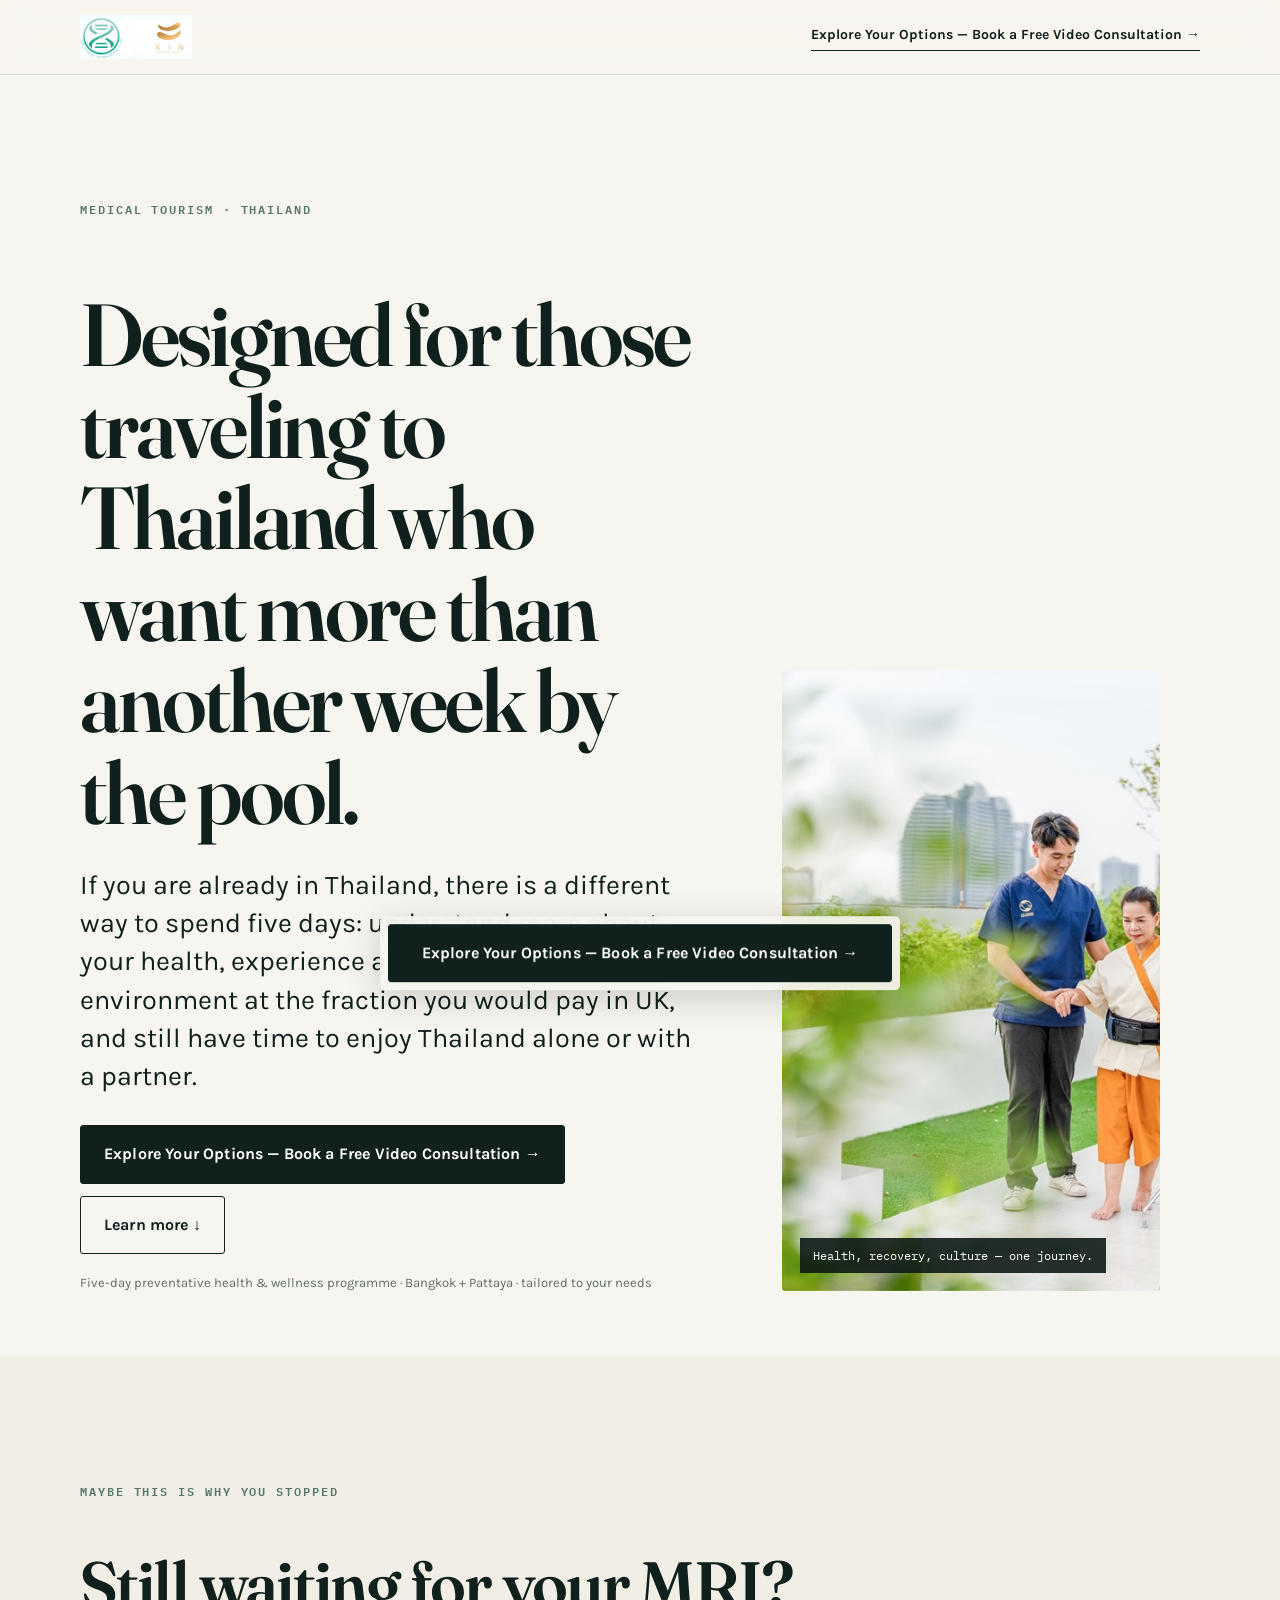
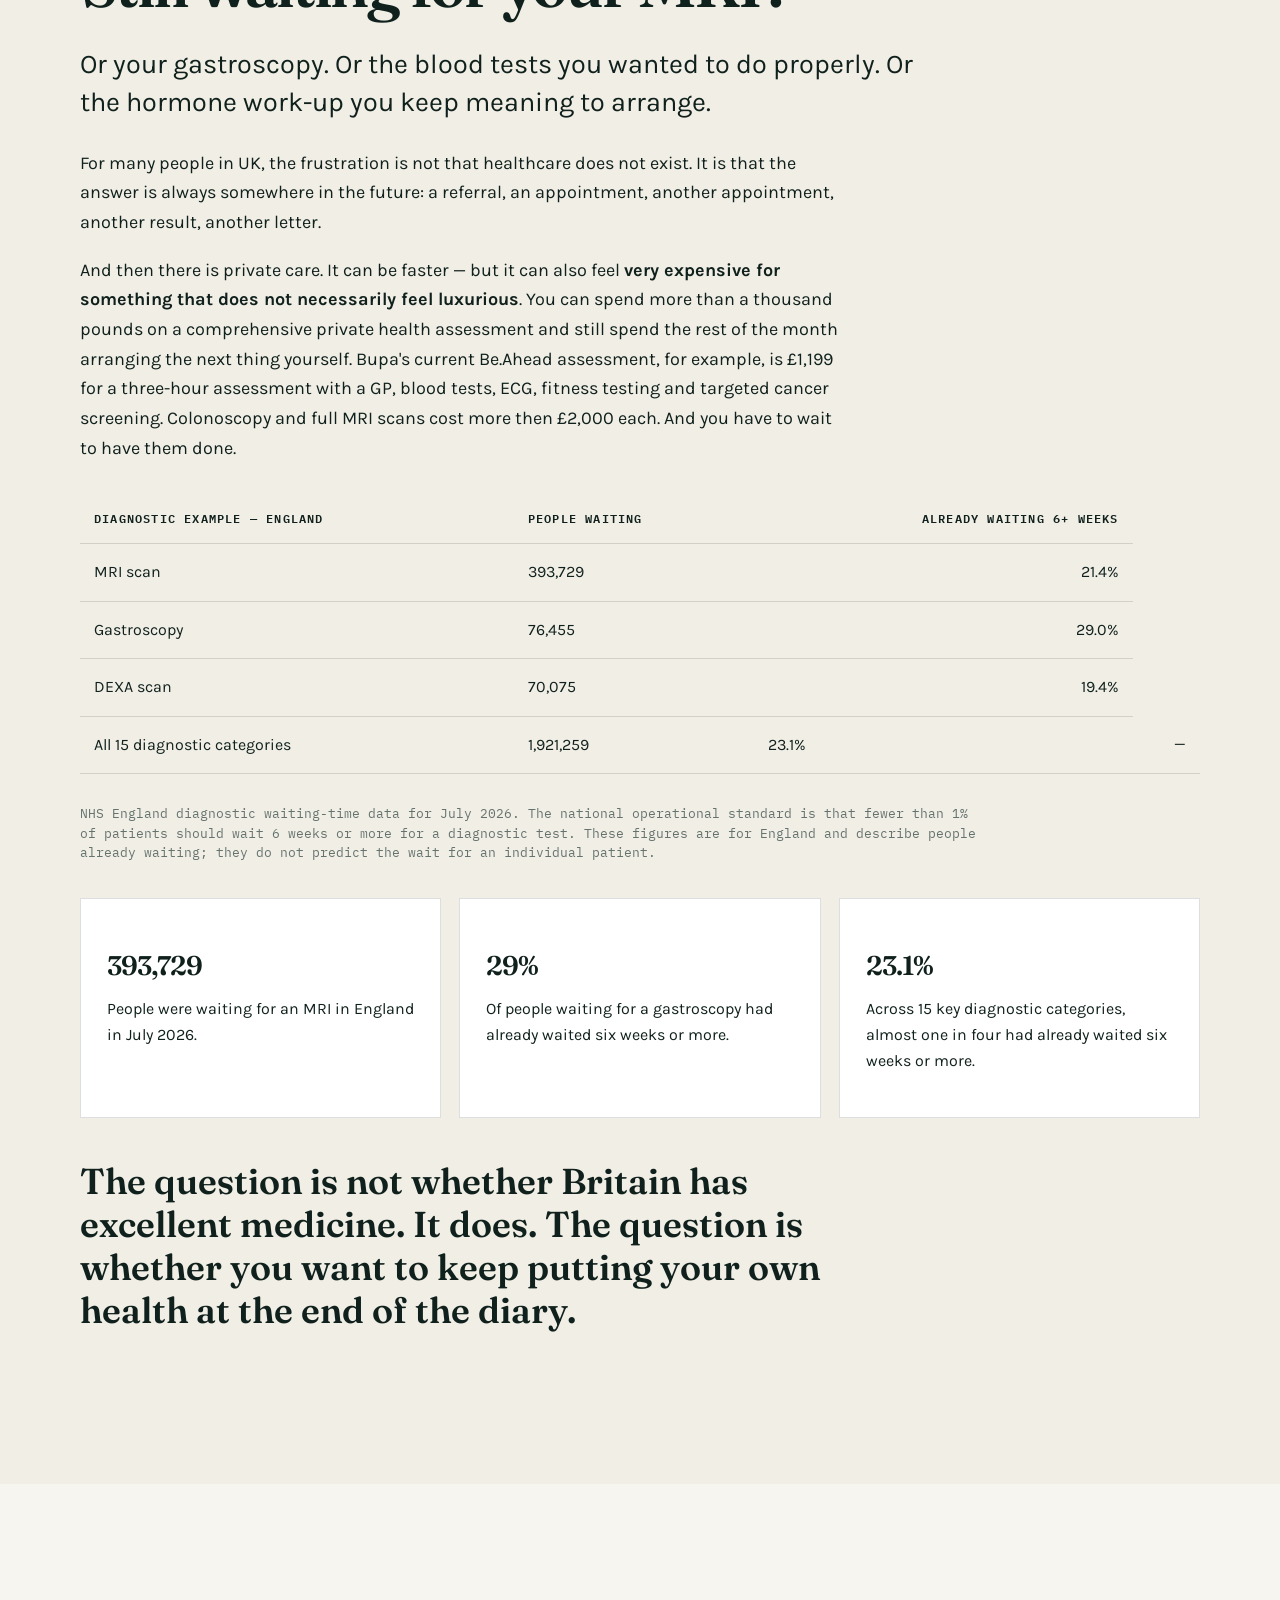
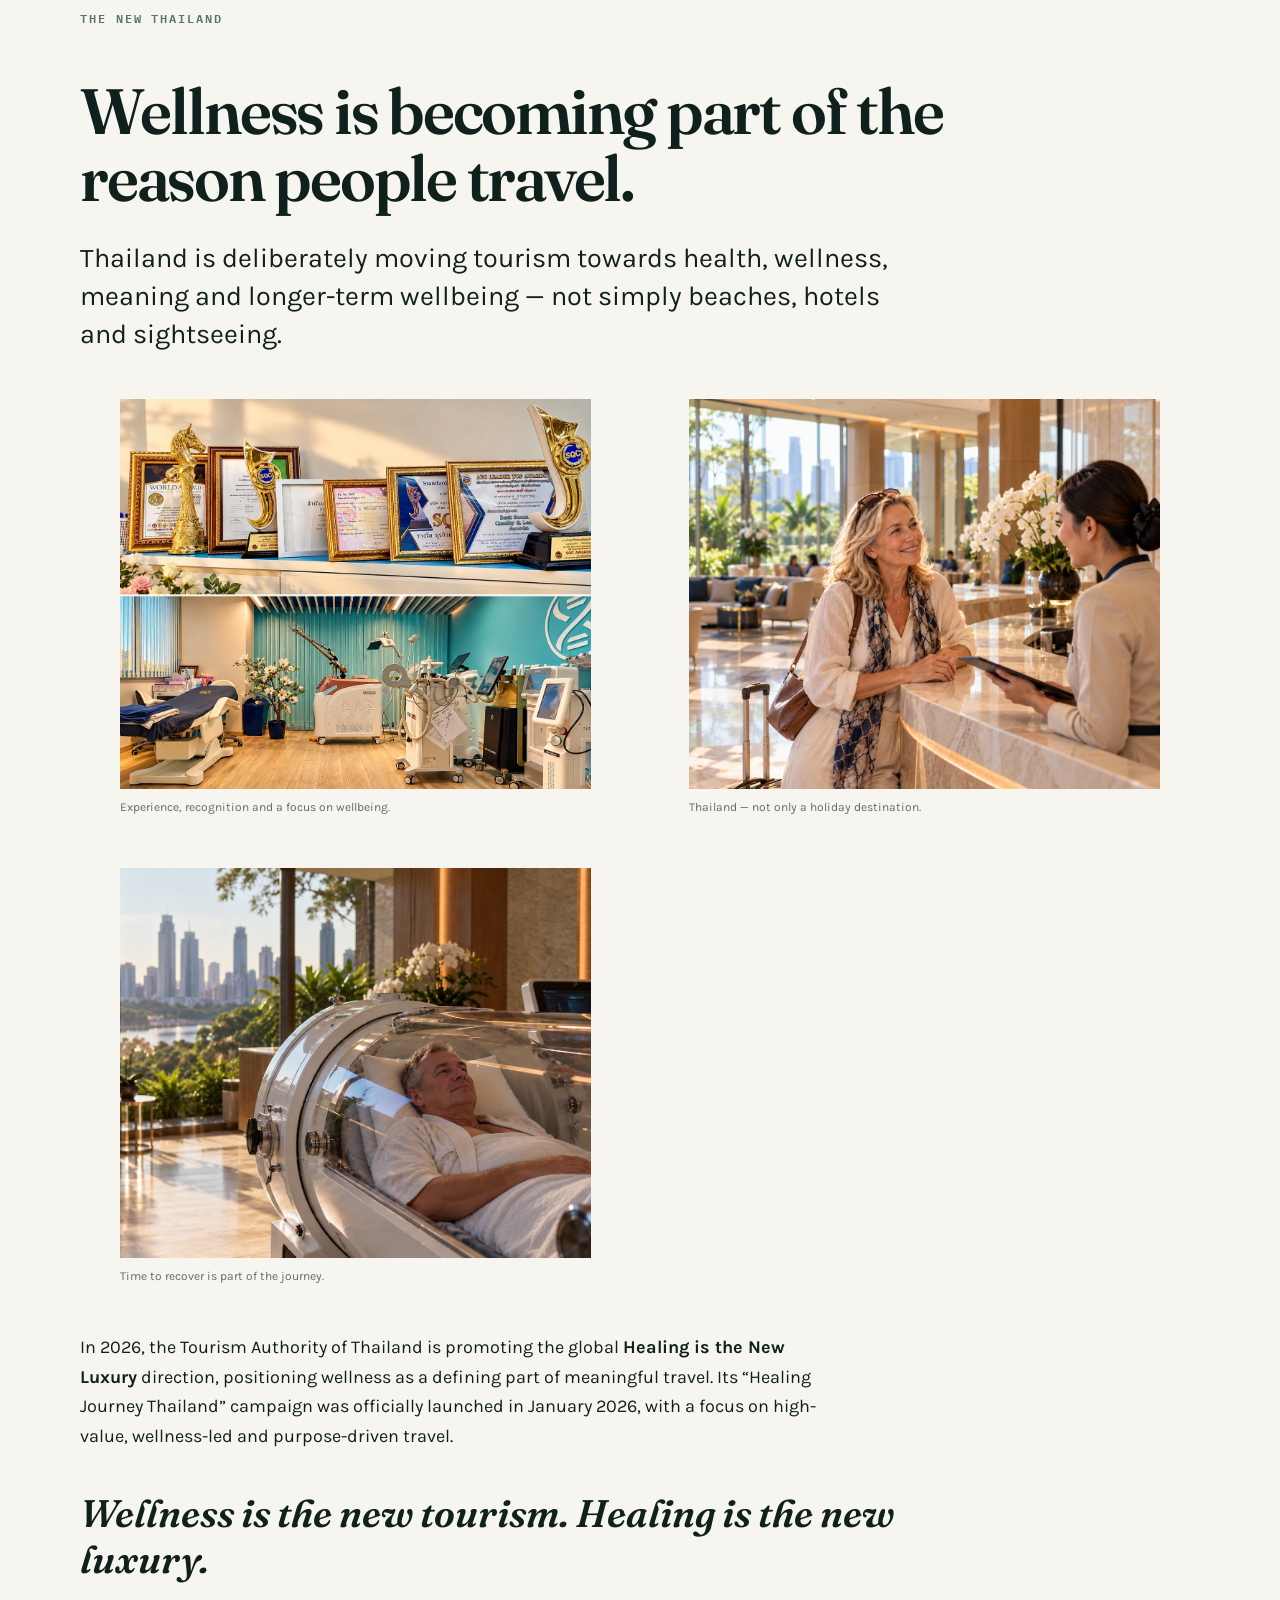
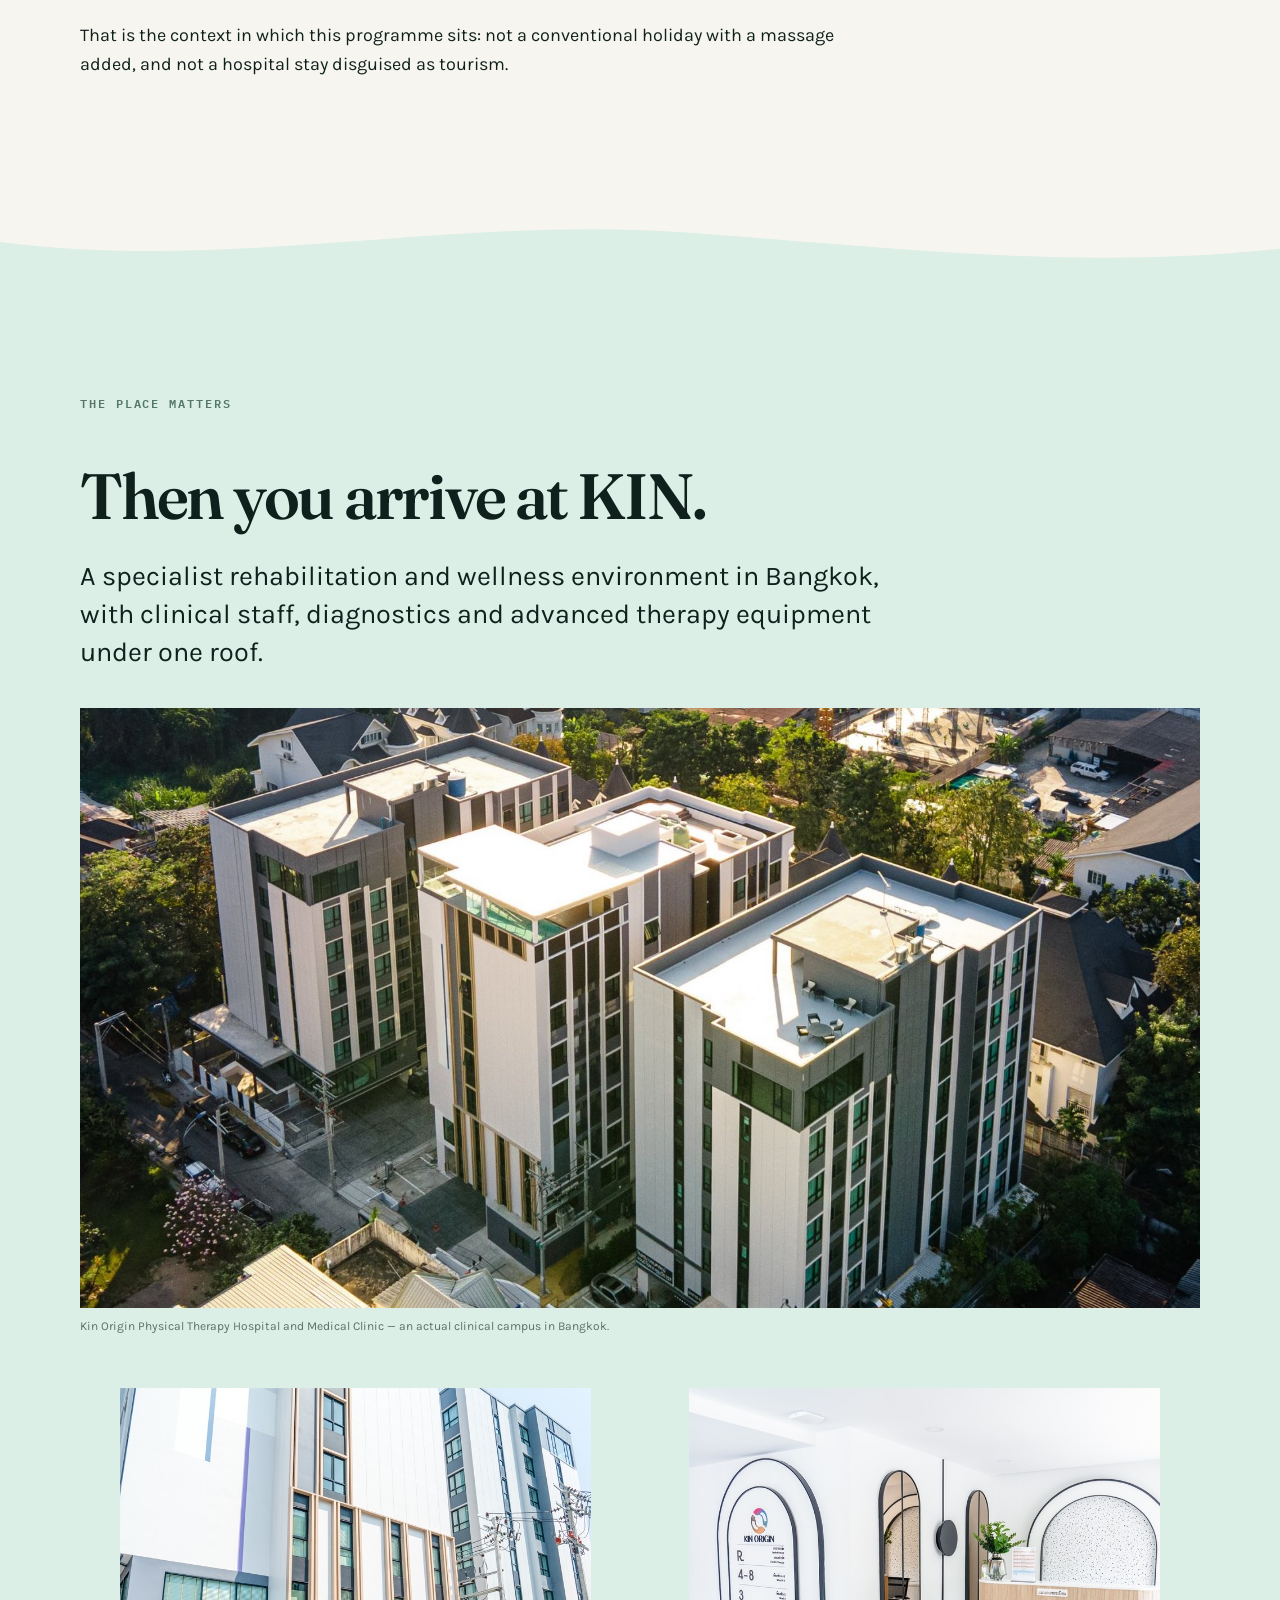
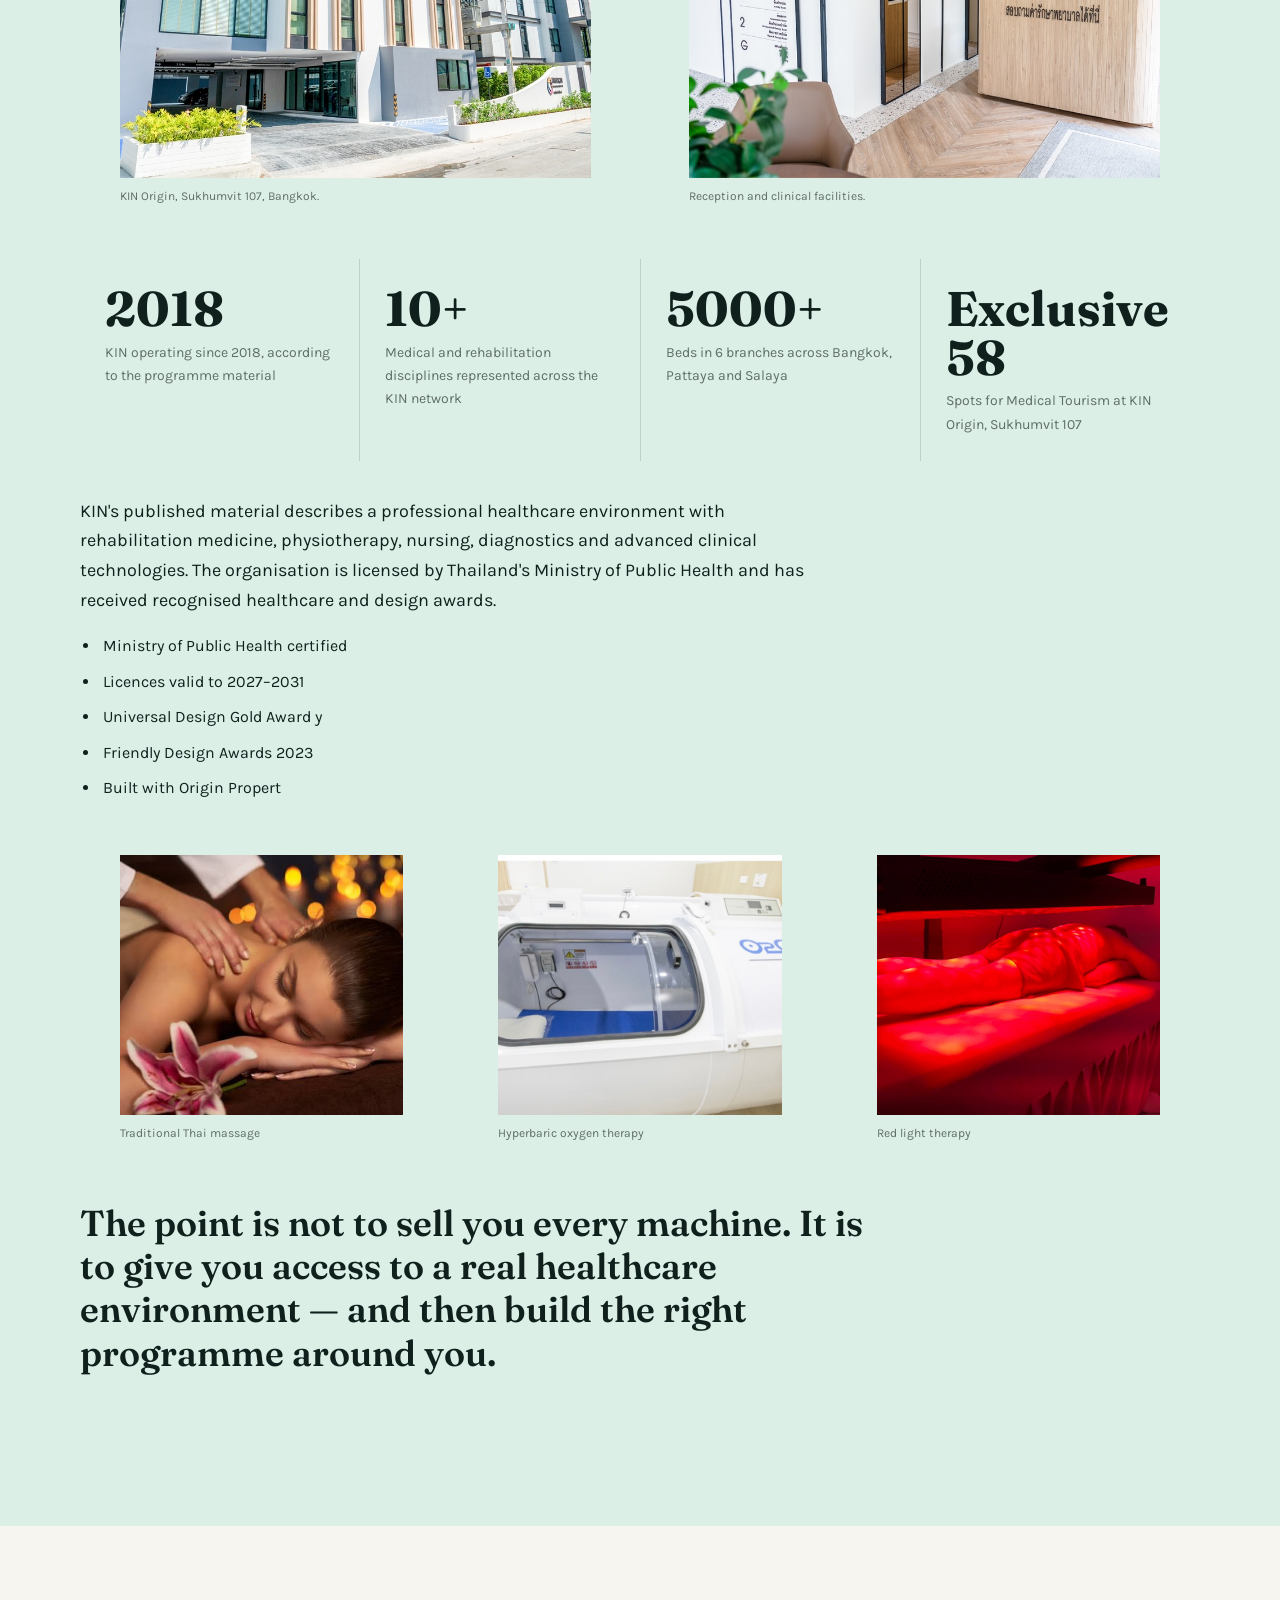
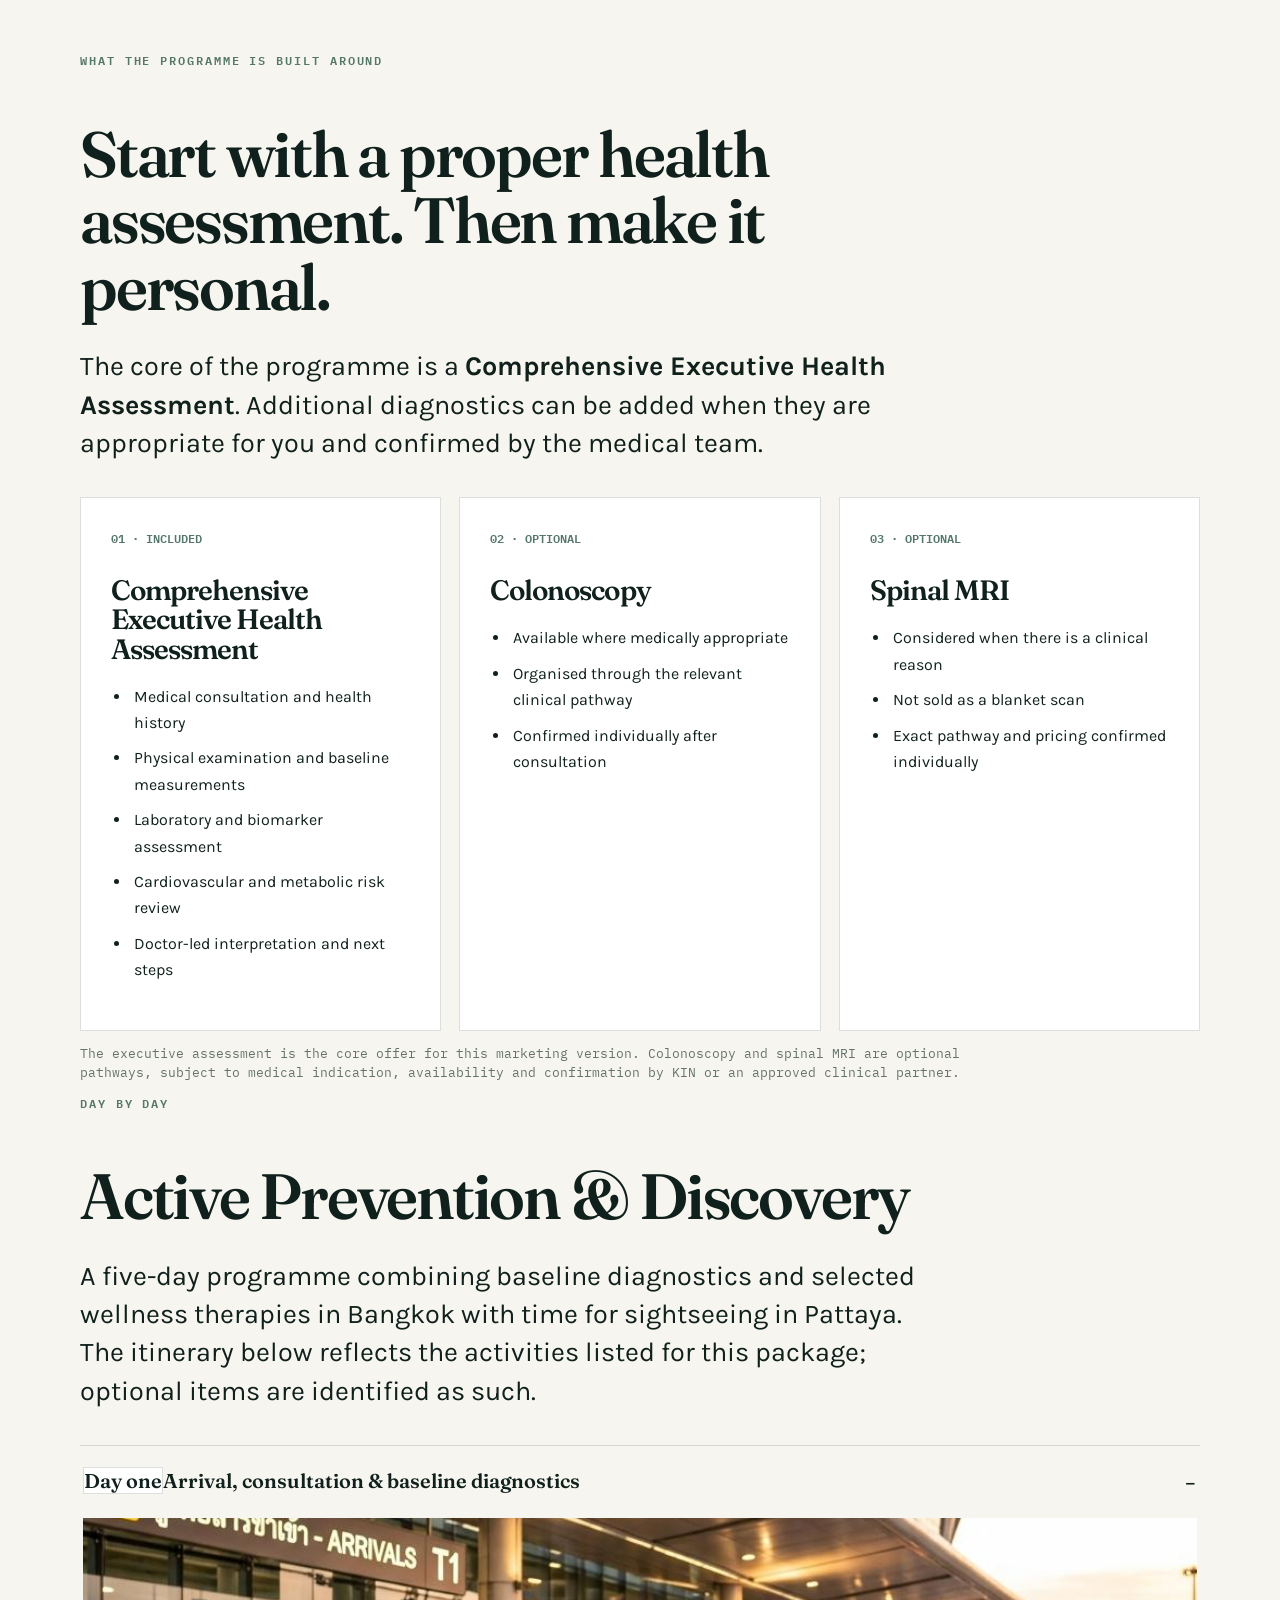
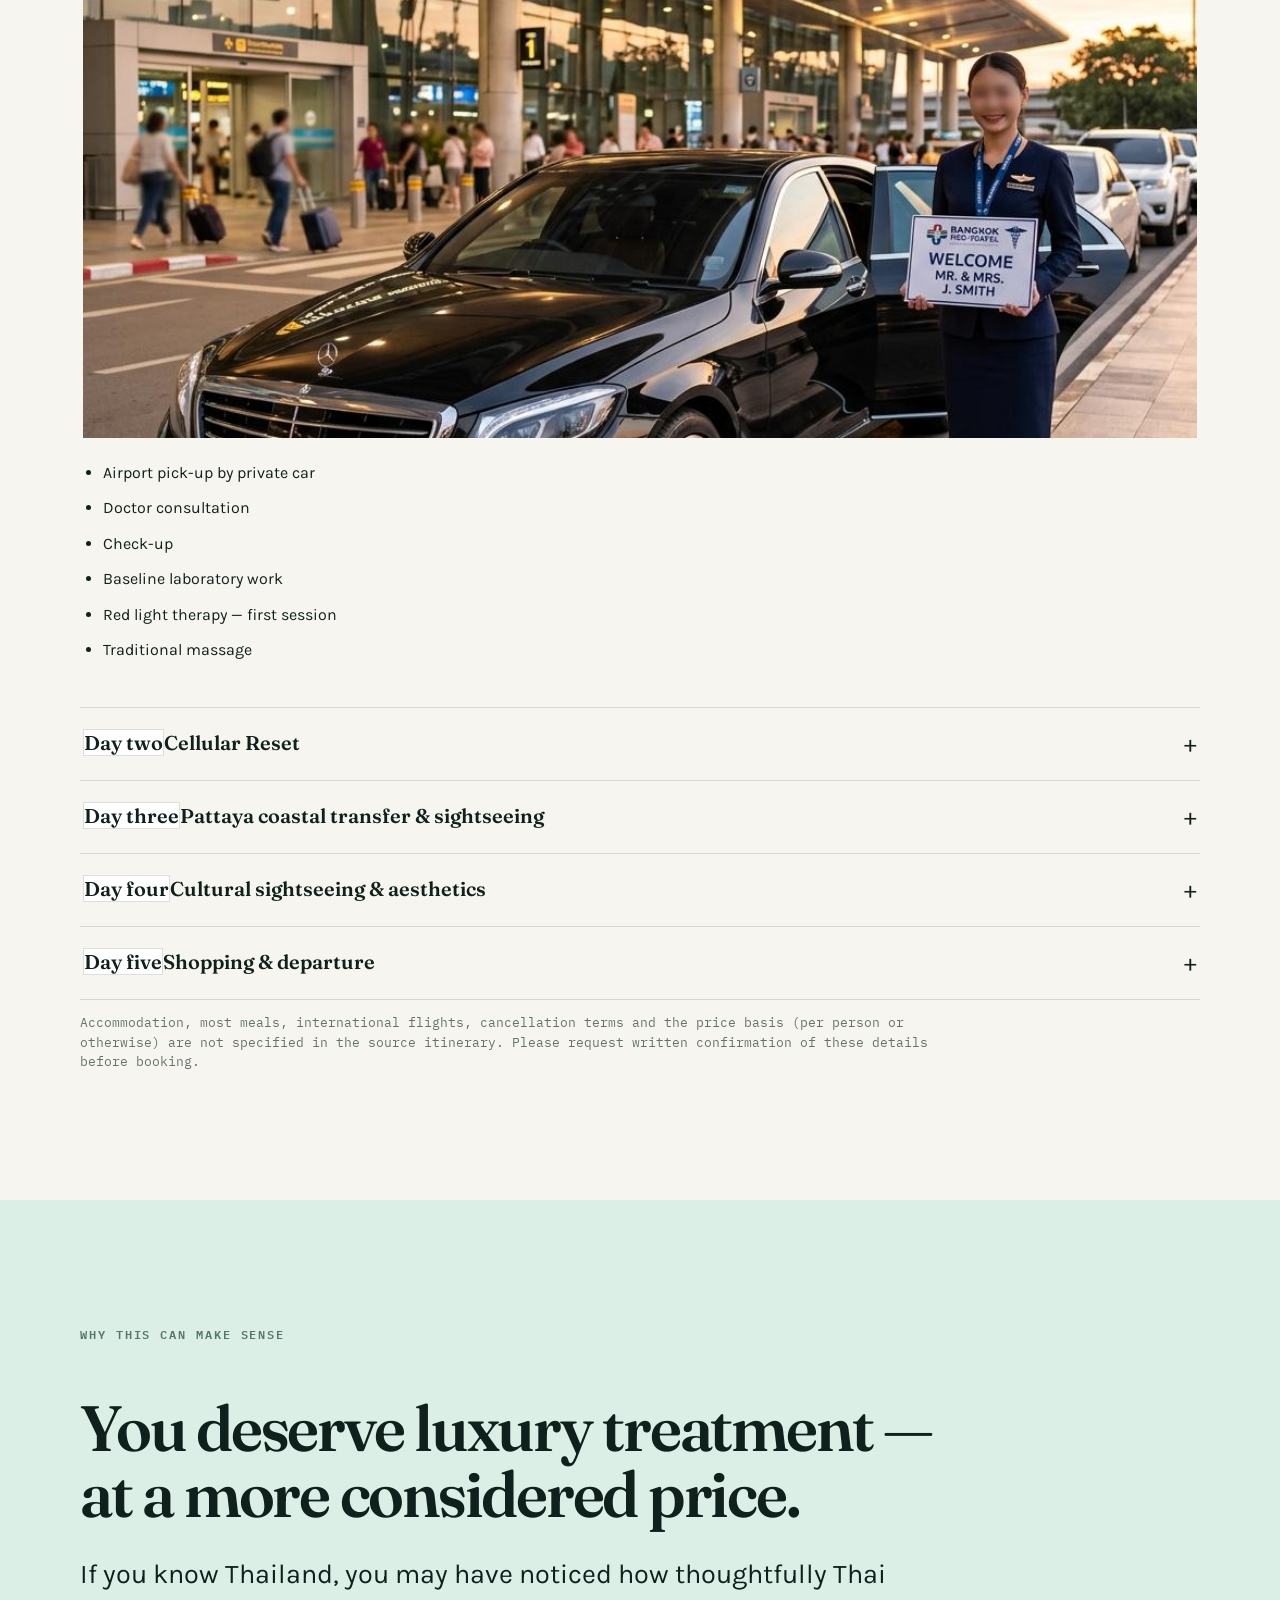
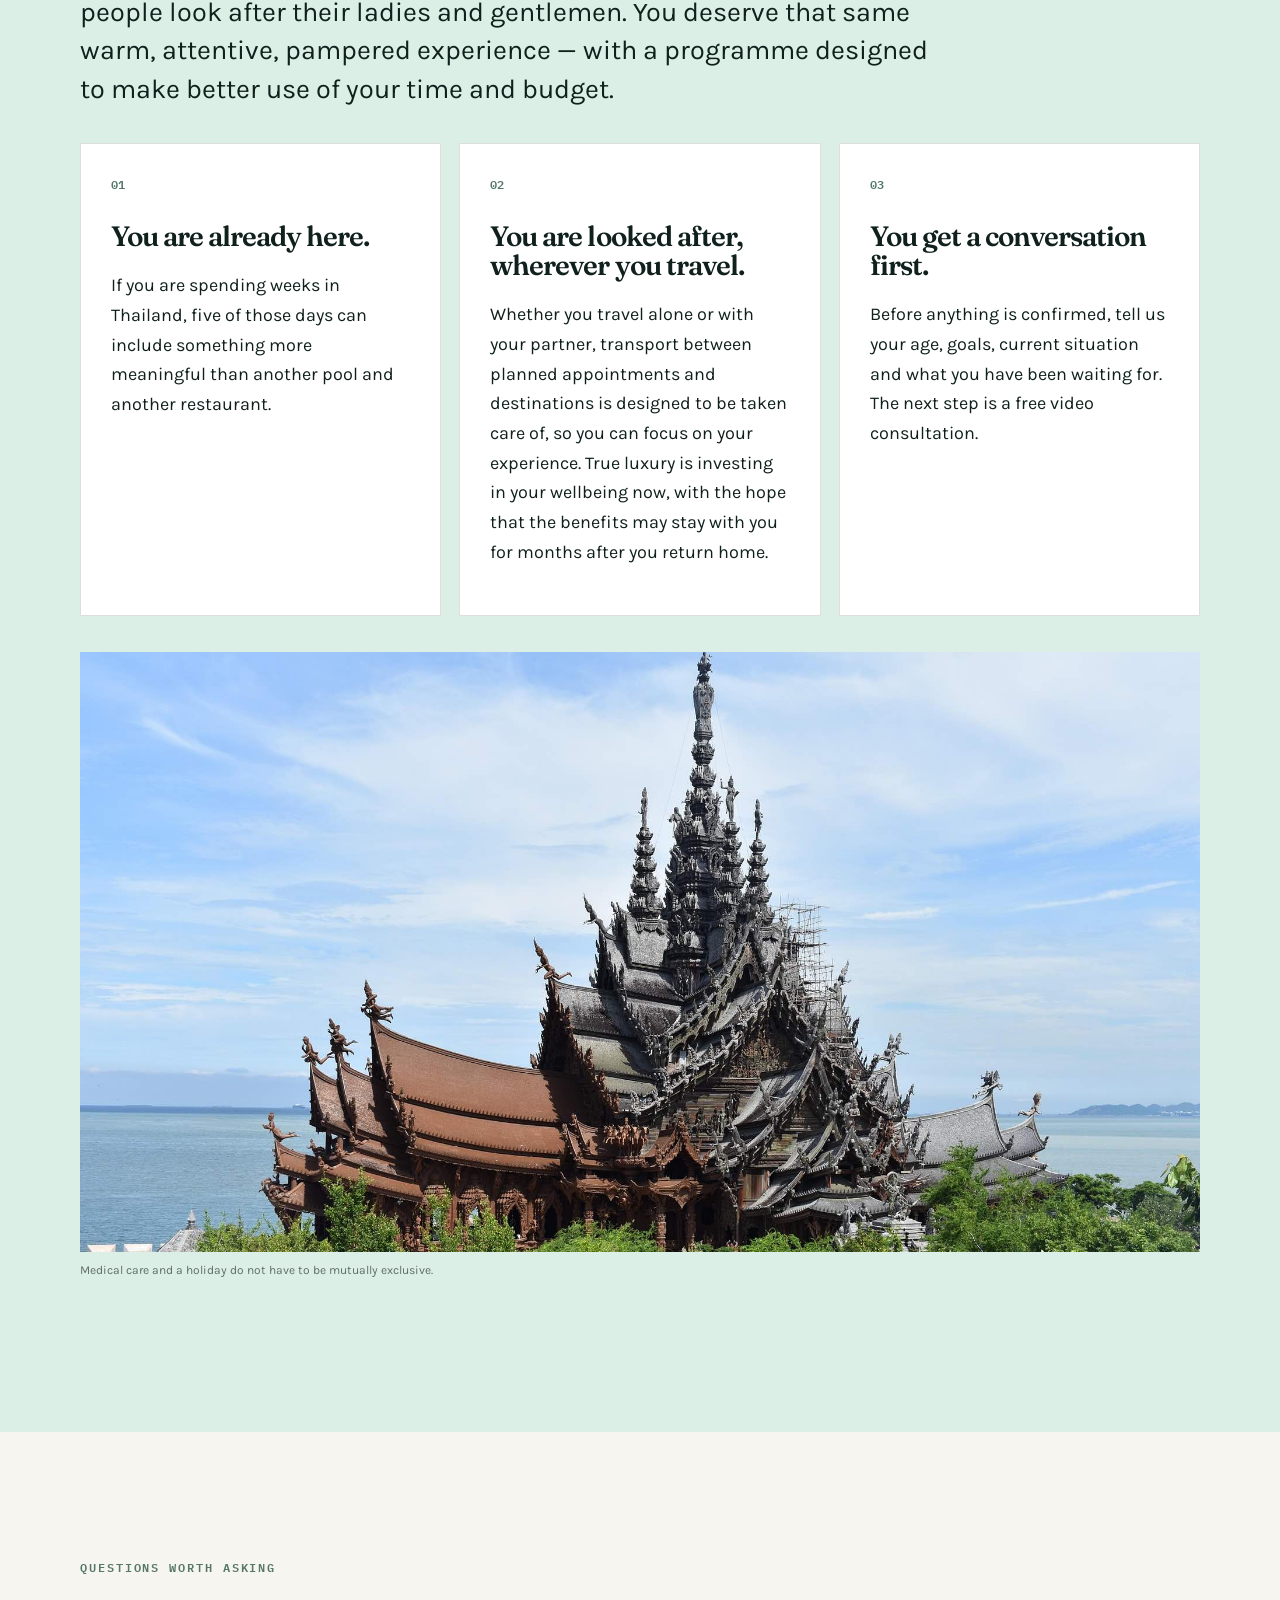
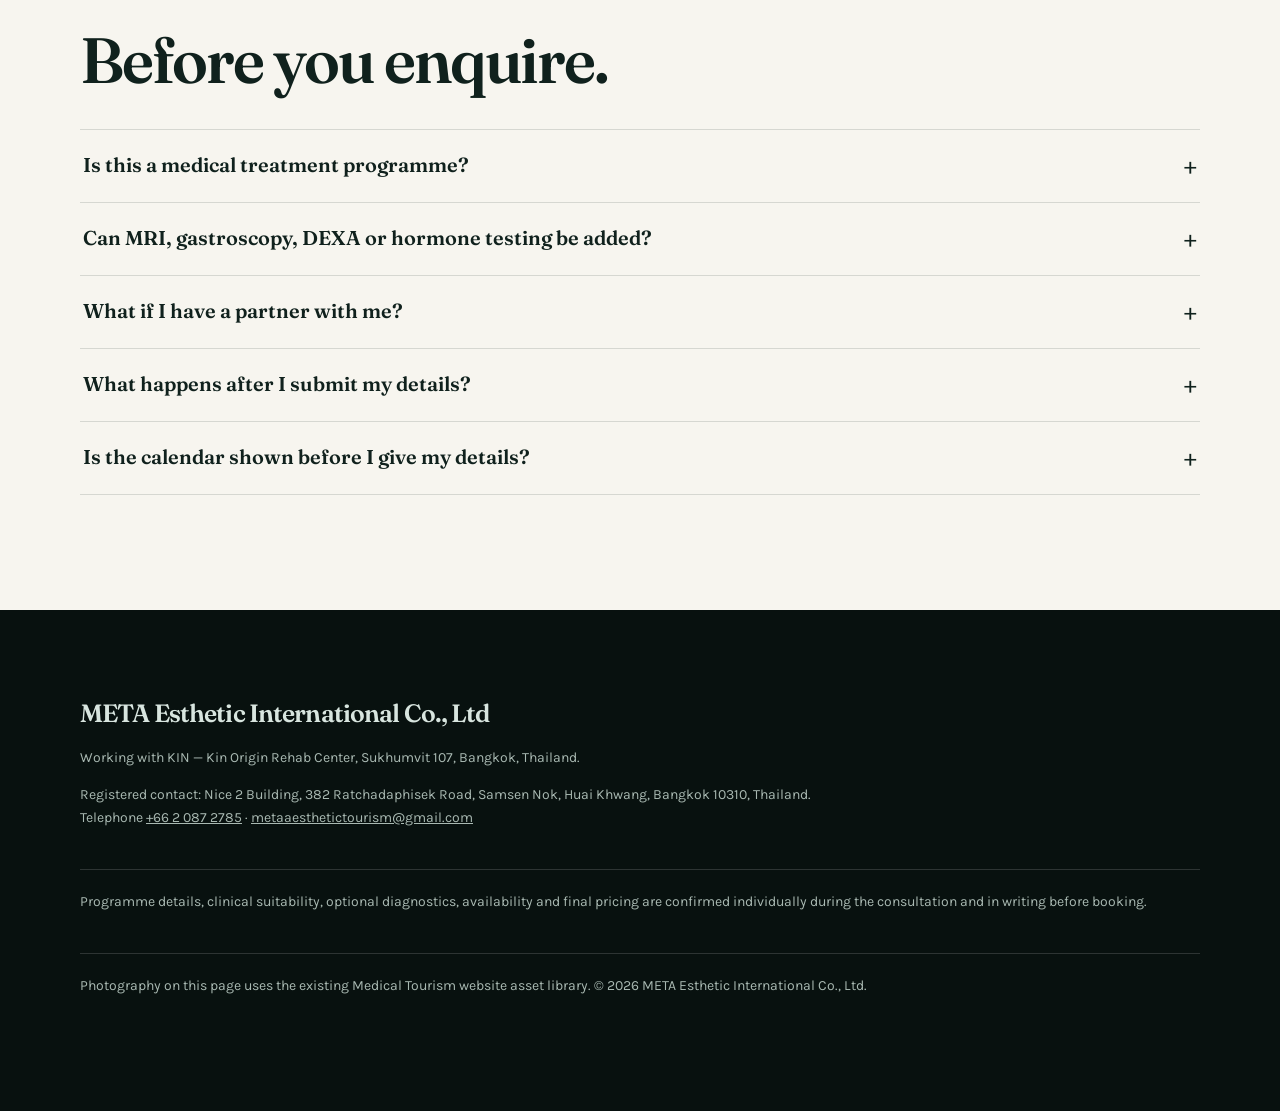
<file: index.html>
<!doctype html>
<html lang="en-GB">
<head>
<meta charset="utf-8">
  <!-- Meta Pixel Code -->
<script>
!function(f,b,e,v,n,t,s)
{if(f.fbq)return;n=f.fbq=function(){n.callMethod?
n.callMethod.apply(n,arguments):n.queue.push(arguments)};
if(!f._fbq)f._fbq=n;n.push=n;n.loaded=!0;n.version='2.0';
n.queue=[];t=b.createElement(e);t.async=!0;
t.src=v;s=b.getElementsByTagName(e)[0];
s.parentNode.insertBefore(t,s)}(window, document,'script',
'https://connect.facebook.net/en_US/fbevents.js');

fbq('init', '4638696046454900');
fbq('track', 'PageView');
fbq('track', 'ViewContent');
</script>
<!-- End Meta Pixel Code -->
<meta name="viewport" content="width=device-width, initial-scale=1">
  <script type="text/javascript">
    (function(c,l,a,r,i,t,y){
        c[a]=c[a]||function(){(c[a].q=c[a].q||[]).push(arguments)};
        t=l.createElement(r);t.async=1;t.src="https://www.clarity.ms/tag/"+i;
        y=l.getElementsByTagName(r)[0];y.parentNode.insertBefore(t,y);
    })(window, document, "clarity", "script", "ywiw6n0s8x");
</script>
<title>Medical Tourism Thailand | A Better Way to Use Your Time in Thailand</title>
<meta name="description" content="Designed for those traveling to Thailand who want more than another week by the pool. Explore a five-day preventative health and wellness programme in Thailand, with KIN and Bangkok–Pattaya experiences.">
<link rel="preconnect" href="https://fonts.googleapis.com">
<link rel="preconnect" href="https://fonts.gstatic.com" crossorigin>
<link href="https://fonts.googleapis.com/css2?family=Fraunces:ital,opsz,wght@0,9..144,400;0,9..144,600;0,9..144,700;1,9..144,400;1,9..144,600&family=Karla:wght@400;500;600;700&family=IBM+Plex+Mono:wght@400;500;600&display=swap" rel="stylesheet">
<style>
:root{--ink:#10211d;--deep:#0b1715;--mint:#dcefe6;--paper:#f7f5ef;--cream:#f1eee5;--sage:#7b9d8e;--gold:#c8a66a;--white:#fff;--muted:#5f6d68;--line:rgba(16,33,29,.14)}
*{box-sizing:border-box}html{scroll-behavior:smooth}body{margin:0;background:var(--paper);color:var(--ink);font-family:Karla,Arial,sans-serif;line-height:1.65}img{display:block;max-width:100%}a{color:inherit}.wrap{width:min(1120px,92vw);margin:auto}.eyebrow{font:600 12px/1.2 "IBM Plex Mono",monospace;text-transform:uppercase;letter-spacing:.16em;color:#55776a;margin-bottom:18px}h1,h2,h3{font-family:Fraunces,Georgia,serif;font-weight:600;letter-spacing:-.035em;line-height:1.04;margin-bottom:20px}h1{font-size:clamp(45px,7.5vw,88px);max-width:980px}h2{font-size:clamp(38px,5vw,64px);max-width:900px}h3{font-size:clamp(25px,3vw,36px)}p{font-size:18px;max-width:760px}.lede{font-size:clamp(20px,2.2vw,27px);line-height:1.42;max-width:850px}.script{font:italic 600 clamp(25px,3vw,39px)/1.2 Fraunces,Georgia,serif;max-width:850px}.pull{font:600 clamp(24px,3vw,36px)/1.2 Fraunces,Georgia,serif;max-width:820px;margin-top:42px}.src{font:13px/1.5 "IBM Plex Mono",monospace;color:#65736e;max-width:900px}section{padding:clamp(64px,9vw,118px) 0}.b-soft{background:var(--cream)}.b-mint{background:var(--mint)}.b-deep{background:var(--deep);color:#f5f3eb}.b-deep .eyebrow,.b-deep .src{color:#9ebcaf}.topbar{position:sticky;top:0;z-index:20;background:rgba(247,245,239,.94);backdrop-filter:blur(12px);border-bottom:1px solid var(--line)}.topbar .wrap{min-height:74px;display:flex;align-items:center;justify-content:space-between;gap:20px}.topbar img{width:112px;height:auto}.tcta{font-size:14px;font-weight:700;text-decoration:none;border-bottom:1px solid var(--ink);padding-bottom:3px}.btn{display:inline-flex;align-items:center;justify-content:center;gap:8px;padding:15px 23px;background:var(--ink);color:#fff;text-decoration:none;border-radius:3px;font-weight:700;letter-spacing:.01em;border:1px solid var(--ink);transition:.2s}.btn:hover{transform:translateY(-1px);background:#233c34}.btn.light{background:#fff;color:var(--ink);border-color:#fff}.btn.outline{background:transparent;color:var(--ink);border-color:var(--ink)}.b-deep .btn{background:#fff;color:var(--ink);border-color:#fff}.hero{padding:clamp(60px,9vw,115px) 0 50px}.hero-grid{display:grid;grid-template-columns:1.15fr .85fr;gap:42px;align-items:end}.hero-art{border-radius:3px;overflow:hidden;position:relative}.hero-art img{width:100%;height:620px;object-fit:cover}.hero-art .caption{position:absolute;left:18px;bottom:18px;background:rgba(11,23,21,.88);color:#fff;padding:10px 13px;font:12px "IBM Plex Mono",monospace}.hero-actions{display:flex;flex-wrap:wrap;gap:12px;margin-top:30px}.hero-note{font-size:13px;color:var(--muted);margin-top:18px}.wave{height:55px;overflow:hidden;background:var(--paper)}.wave svg{width:100%;height:100%}.stats{display:grid;grid-template-columns:repeat(4,1fr);gap:1px;background:var(--line);margin:36px 0}.stat{background:var(--paper);padding:25px}.b-mint .stat{background:var(--mint)}.b-deep .stat{background:#12231f}.stat b{display:block;font:700 clamp(30px,3.8vw,50px)/1 Fraunces,serif;margin-bottom:8px}.stat span{font-size:14px;color:var(--muted);display:block}.b-deep .stat span{color:#b9cbc2}.tablewrap{overflow-x:auto;margin:30px 0}table{width:100%;border-collapse:collapse;min-width:650px}th,td{padding:15px 14px;border-bottom:1px solid var(--line);text-align:left;vertical-align:top}th{font:600 12px "IBM Plex Mono",monospace;text-transform:uppercase;letter-spacing:.1em}td:last-child,th:last-child{text-align:right;white-space:nowrap}.versus{display:grid;grid-template-columns:1fr 1fr;gap:22px;margin-top:42px}.side{background:#fff;border:1px solid var(--line);overflow:hidden}.side-img{width:100%;height:300px;object-fit:cover}.side-body{padding:26px}.side-tag{font:600 12px "IBM Plex Mono",monospace;text-transform:uppercase;letter-spacing:.14em;color:#55776a}.side-price{font:700 32px Fraunces,serif;margin-top:25px}.side-price span{display:block;font:13px Karla,sans-serif;color:var(--muted);margin-top:4px}.notice{height:100%;background:#10211d;color:#fff;padding:28px;display:flex;align-items:flex-end}.notice p{font:14px/1.8 "IBM Plex Mono",monospace}.photo-wide{margin:36px 0}.photo-wide img{width:100%;height:min(62vw,600px);object-fit:cover}.photo-wide figcaption,.photo-grid figcaption,.photo-strip figcaption{font-size:12px;color:var(--muted);margin-top:9px}.photo-grid{display:grid;grid-template-columns:repeat(2,1fr);gap:18px;margin:30px 0}.photo-grid img{width:100%;height:390px;object-fit:cover}.photo-strip{display:grid;grid-template-columns:repeat(3,1fr);gap:15px;margin-top:38px}.photo-strip img{width:100%;height:260px;object-fit:cover}.kicker-grid{display:grid;grid-template-columns:repeat(3,1fr);gap:18px;margin:35px 0}.kicker{padding:26px;background:#fff;border:1px solid var(--line)}.kicker h3{font-size:27px;margin-bottom:10px}.kicker p{font-size:16px}.cards{display:grid;grid-template-columns:repeat(3,1fr);gap:18px;margin-top:35px}.card{background:#fff;padding:30px;border:1px solid var(--line)}.card .num,.recommend-card .num,.day-body b{font:600 12px "IBM Plex Mono",monospace;color:#55776a}.card h3{font-size:28px}.checks{padding-left:20px}.checks li{margin:9px 0;padding-left:3px}.recommend{display:grid;grid-template-columns:1fr 1fr;gap:22px;margin-top:38px}.recommend-card{background:#fff;border:1px solid var(--line);padding:28px}.recommend-card .price{font:700 28px Fraunces,serif;margin:15px 0}.recommend-card small{display:block;color:var(--muted);font-size:13px;line-height:1.45}.daygrid{display:grid;grid-template-columns:repeat(5,1fr);gap:12px;margin-top:35px}.day{background:#fff;border:1px solid var(--line);overflow:hidden}.day img{height:180px;width:100%;object-fit:cover}.day-body{padding:18px}.day-body h3{font-size:25px;margin:9px 0}.day-body ul{padding-left:18px;margin:0}.day-body li{font-size:14px;margin:5px 0}.price-hero{display:grid;grid-template-columns:.8fr 1.2fr;gap:30px;align-items:center;margin-top:35px}.pricebox{background:var(--deep);color:#fff;padding:42px}.pricebox .big{font:700 clamp(48px,7vw,80px)/1 Fraunces,serif}.pricebox .gbp{font:600 27px Fraunces,serif;color:#cfe5da;margin-top:8px}.pricebox small{display:block;color:#a9beb5;margin-top:15px}.pricebox .btn{margin-top:25px}.price-table{background:#fff;border:1px solid var(--line);padding:25px}.acc{margin-top:35px}details{border-top:1px solid var(--line);padding:0}details:last-child{border-bottom:1px solid var(--line)}summary{cursor:pointer;list-style:none;padding:22px 3px;font:600 20px Fraunces,serif;display:flex;justify-content:space-between;gap:20px}summary::-webkit-details-marker{display:none}summary:after{content:"+";font:400 24px Karla,sans-serif}details[open] summary:after{content:"−"}.details-body{padding:0 3px 24px}.cta-band{text-align:center}.cta-band .wrap{display:flex;flex-direction:column;align-items:center}.cta-band p{max-width:650px}.cta-actions{display:flex;flex-wrap:wrap;justify-content:center;gap:12px;margin-top:20px}.legal{font-size:13px;line-height:1.55;color:#697772;max-width:900px}footer{background:#08110f;color:#d8e5df;padding:65px 0 100px}footer h3{font-size:25px}footer p{font-size:14px;color:#a9b9b2}footer .fine{border-top:1px solid rgba(255,255,255,.15);margin-top:40px;padding-top:20px;max-width:none}.dock{position:fixed;z-index:30;left:50%;bottom:14px;transform:translate(-50%,140%);transition:.25s;width:min(520px,calc(100vw - 28px));padding:8px;background:rgba(247,245,239,.92);backdrop-filter:blur(12px);box-shadow:0 8px 35px rgba(0,0,0,.18);border-radius:5px}.dock.on{transform:translate(-50%,0)}.dock .btn{width:100%}
@media(max-width:900px){.hero-grid,.versus,.price-hero,.recommend{grid-template-columns:1fr}.hero-art img{height:460px}.stats{grid-template-columns:repeat(2,1fr)}.cards,.kicker-grid{grid-template-columns:1fr}.daygrid{grid-template-columns:repeat(2,1fr)}}
@media(max-width:600px){.topbar .wrap{min-height:62px}.topbar img{width:94px}.tcta{font-size:12px}section{padding:62px 0}h1{font-size:47px}h2{font-size:39px}p{font-size:17px}.hero{padding-top:55px}.hero-art img{height:390px}.stats{grid-template-columns:1fr 1fr}.stat{padding:19px 15px}.stat b{font-size:31px}.photo-grid,.photo-strip{grid-template-columns:1fr}.photo-grid img{height:300px}.photo-strip img{height:300px}.daygrid{grid-template-columns:1fr}.day img{height:260px}.pricebox{padding:30px 24px}th,td{padding:12px 10px}}

.day-by-day .day-shot{margin:0 0 22px}
.day-by-day .day-shot img{width:100%;height:min(46vw,520px);object-fit:cover}
.day-by-day .details-body{padding:0 3px 28px}
.day-by-day .ticks{padding-left:20px}
.day-by-day .ticks li{margin:9px 0}
.day-by-day .src{margin-top:18px}
</style>
</head>
<body>
<header class="topbar"><div class="wrap"><img src="assets/logo-lockup.png" alt="META Esthetic International and KIN Rehabilitation"><a class="tcta" href="enquire.html">Explore Your Options — Book a Free Video Consultation →</a></div></header>
<main>
<section class="hero"><div class="wrap hero-grid"><div><p class="eyebrow">Medical tourism · Thailand</p><h1>Designed for those traveling to Thailand who want more than another week by the pool.</h1><p class="lede">If you are already in Thailand, there is a different way to spend five days: understand more about your health, experience a medical and wellness environment at the fraction you would pay in UK, and still have time to enjoy Thailand alone or with a partner.</p><div class="hero-actions"><a class="btn" href="enquire.html">Explore Your Options — Book a Free Video Consultation →</a><a class="btn outline" href="#programme">Learn more ↓</a></div><p class="hero-note">Five-day preventative health &amp; wellness programme · Bangkok + Pattaya · tailored to your needs</p></div><figure class="hero-art"><img src="assets/kin-rooftop-therapy.jpg" alt="Rooftop therapy and Bangkok skyline at KIN" fetchpriority="high"><div class="caption">Health, recovery, culture — one journey.</div></figure></div></section>
<section class="b-soft"><div class="wrap"><p class="eyebrow">Maybe this is why you stopped</p><h2>Still waiting for your MRI?</h2><p class="lede">Or your gastroscopy. Or the blood tests you wanted to do properly. Or the hormone work-up you keep meaning to arrange.</p><p>For many people in UK, the frustration is not that healthcare does not exist. It is that the answer is always somewhere in the future: a referral, an appointment, another appointment, another result, another letter.</p><p>And then there is private care. It can be faster — but it can also feel <strong>very expensive for something that does not necessarily feel luxurious</strong>. You can spend more than a thousand pounds on a comprehensive private health assessment and still spend the rest of the month arranging the next thing yourself. Bupa's current Be.Ahead assessment, for example, is £1,199 for a three-hour assessment with a GP, blood tests, ECG, fitness testing and targeted cancer screening. Colonoscopy and full MRI scans cost more then £2,000 each. And you have to wait to have them done.</p><div class="tablewrap"><table><thead><tr><th>Diagnostic example — England</th><th>People waiting</th><th>Already waiting 6+ weeks</th></tr></thead><tbody><tr><td>MRI scan</td><td>393,729</td><td>21.4%</td></tr><tr><td>Gastroscopy</td><td>76,455</td><td>29.0%</td></tr><tr><td>DEXA scan</td><td>70,075</td><td>19.4%</td></tr><tr><td>All 15 diagnostic categories</td><td>1,921,259</td><td>23.1%</td><td>—</td></tr></tbody></table></div><p class="src">NHS England diagnostic waiting-time data for July 2026. The national operational standard is that fewer than 1% of patients should wait 6 weeks or more for a diagnostic test. These figures are for England and describe people already waiting; they do not predict the wait for an individual patient.</p><div class="kicker-grid"><article class="kicker"><h3>393,729</h3><p>People were waiting for an MRI in England in July 2026.</p></article><article class="kicker"><h3>29%</h3><p>Of people waiting for a gastroscopy had already waited six weeks or more.</p></article><article class="kicker"><h3>23.1%</h3><p>Across 15 key diagnostic categories, almost one in four had already waited six weeks or more.</p></article></div><p class="pull">The question is not whether Britain has excellent medicine. It does. The question is whether you want to keep putting your own health at the end of the diary.</p></div></section>
<section><div class="wrap"><p class="eyebrow">The new Thailand</p><h2>Wellness is becoming part of the reason people travel.</h2><p class="lede">Thailand is deliberately moving tourism towards health, wellness, meaning and longer-term wellbeing — not simply beaches, hotels and sightseeing.</p><div class="photo-grid"><figure><img src="assets/certyfikaty.jpg" alt="Awards and certificates displayed at Meta Wellness" loading="lazy"><figcaption>Experience, recognition and a focus on wellbeing.</figcaption></figure><figure><img src="assets/pattaya.jpg" alt="Pattaya coastal destination in Thailand" loading="lazy"><figcaption>Thailand — not only a holiday destination.</figcaption></figure><figure><img src="assets/beach.jpg" alt="Thai beach and coastal relaxation" loading="lazy"><figcaption>Time to recover is part of the journey.</figcaption></figure></div><p>In 2026, the Tourism Authority of Thailand is promoting the global <strong>Healing is the New Luxury</strong> direction, positioning wellness as a defining part of meaningful travel. Its “Healing Journey Thailand” campaign was officially launched in January 2026, with a focus on high-value, wellness-led and purpose-driven travel.</p><p class="script">Wellness is the new tourism. Healing is the new luxury.</p><p>That is the context in which this programme sits: not a conventional holiday with a massage added, and not a hospital stay disguised as tourism.</p></div></section>
<div class="wave" aria-hidden="true"><svg viewBox="0 0 1200 80" preserveAspectRatio="none"><path d="M0,42 C220,86 420,4 640,28 C840,50 1010,84 1200,52 L1200,80 L0,80 Z" fill="var(--mint)"></path></svg></div>
<section class="b-mint"><div class="wrap">
<p class="eyebrow">The place matters</p>
<h2>Then you arrive at KIN.</h2>
<p class="lede">A specialist rehabilitation and wellness environment in Bangkok, with clinical staff, diagnostics and advanced therapy equipment under one roof.</p>

<figure class="photo-wide">
  <img src="assets/kin-campus-aerial.jpg" alt="Aerial view of the Kin Origin Physical Therapy Hospital and Medical Clinic campus in Bangkok" loading="lazy">
  <figcaption>Kin Origin Physical Therapy Hospital and Medical Clinic — an actual clinical campus in Bangkok.</figcaption>
</figure>

<div class="photo-grid">
  <figure><img src="assets/kin-exterior.jpg" alt="Exterior of KIN Origin Healthcare Center in Bangkok" loading="lazy"><figcaption>KIN Origin, Sukhumvit 107, Bangkok.</figcaption></figure>
  <figure><img src="assets/kin-reception.jpg" alt="KIN Origin reception and floor directory" loading="lazy"><figcaption>Reception and clinical facilities.</figcaption></figure>
</div>

<div class="stats">
  <div class="stat"><b>2018</b><span>KIN operating since 2018, according to the programme material</span></div>
    <div class="stat"><b>10+</b><span>Medical and rehabilitation disciplines represented across the KIN network</span></div>
  <div class="stat"><b>5000+</b><span>Beds in 6 branches across Bangkok, Pattaya and Salaya</span></div>
  <div class="stat"><b>Exclusive 58</b><span>Spots for Medical Tourism at KIN Origin, Sukhumvit 107</span></div>

</div>

<p>KIN's published material describes a professional healthcare environment with rehabilitation medicine, physiotherapy, nursing, diagnostics and advanced clinical technologies. The organisation is licensed by Thailand's Ministry of Public Health and has received recognised healthcare and design awards.</p>

<ul class="checks">
   <li>Ministry of Public Health certified
</li>
  <li>Licences valid to 2027–2031
</li>
  <li>Universal Design Gold Award
y</li>
  <li>Friendly Design Awards 2023</li>
  <li>Built with Origin Propert</li>
</ul>

<div class="photo-strip">
  <figure><img src="assets/traditional-massage.jpg" alt="Traditional Thai massage treatment" loading="lazy"><figcaption>Traditional Thai massage</figcaption></figure>
  <figure><img src="assets/hbot.jpg" alt="Hyperbaric oxygen therapy chamber at KIN" loading="lazy"><figcaption>Hyperbaric oxygen therapy</figcaption></figure>
  <figure><img src="assets/red-light-therapy.jpg" alt="Red light therapy at KIN" loading="lazy"><figcaption>Red light therapy</figcaption></figure>
</div>

<p class="pull">The point is not to sell you every machine. It is to give you access to a real healthcare environment — and then build the right programme around you.</p>
</div></section>
<section id="programme"><div class="wrap">
<p class="eyebrow">What the programme is built around</p>
<h2>Start with a proper health assessment. Then make it personal.</h2>
<p class="lede">The core of the programme is a <strong>Comprehensive Executive Health Assessment</strong>. Additional diagnostics can be added when they are appropriate for you and confirmed by the medical team.</p>

<div class="cards">
  <article class="card">
    <div class="num">01 · INCLUDED</div>
    <h3>Comprehensive Executive Health Assessment</h3>
    <ul class="checks">
      <li>Medical consultation and health history</li>
      <li>Physical examination and baseline measurements</li>
      <li>Laboratory and biomarker assessment</li>
      <li>Cardiovascular and metabolic risk review</li>
      <li>Doctor-led interpretation and next steps</li>
    </ul>
  </article>
  <article class="card">
    <div class="num">02 · OPTIONAL</div>
    <h3>Colonoscopy</h3>
    <ul class="checks">
      <li>Available where medically appropriate</li>
      <li>Organised through the relevant clinical pathway</li>
      <li>Confirmed individually after consultation</li>
    </ul>
  </article>
  <article class="card">
    <div class="num">03 · OPTIONAL</div>
    <h3>Spinal MRI</h3>
    <ul class="checks">
      <li>Considered when there is a clinical reason</li>
      <li>Not sold as a blanket scan</li>
      <li>Exact pathway and pricing confirmed individually</li>
    </ul>
  </article>
</div>

<p class="src">The executive assessment is the core offer for this marketing version. Colonoscopy and spinal MRI are optional pathways, subject to medical indication, availability and confirmation by KIN or an approved clinical partner.</p>

<div class="wrap stack">
    <p class="eyebrow">Day by day</p>
    <h2>Active Prevention &amp; Discovery</h2>
    <p class="lede">A five-day programme combining baseline diagnostics and selected wellness therapies in Bangkok with time for sightseeing in Pattaya. The itinerary below reflects the activities listed for this package; optional items are identified as such.</p>

    <div class="acc day-by-day">
      <details open>
        <summary><span><span class="day">Day one</span>Arrival, consultation &amp; baseline diagnostics</span></summary>
        <div class="details-body">
          <figure class="day-shot">
            <img src="assets/GPT1.jpg" alt="Arrival and consultation at the beginning of the five-day programme" width="1200" height="800" loading="lazy">
          </figure>
          <ul class="ticks">
            <li>Airport pick-up by private car</li>
            <li>Doctor consultation</li>
            <li>Check-up</li>
            <li>Baseline laboratory work</li>
            <li>Red light therapy — first session</li>
            <li>Traditional massage</li>
          </ul>
        </div>
      </details>
      <details>
        <summary><span><span class="day">Day two</span>Cellular Reset</span></summary>
        <div class="details-body">
          <figure class="day-shot">
            <img src="assets/GPT2.jpg" alt="Wellness and clinical therapies scheduled for day two" width="1200" height="800" loading="lazy">
          </figure>
          <ul class="ticks">
            <li>Colon hydrotherapy</li>
            <li>HBOT session — hyperbaric oxygen therapy</li>
            <li>Red light therapy — second session</li>
            <li>Anti-inflammatory lunch</li>
            <li>PMST therapy <strong>or</strong> IV vitamin drip</li>
          </ul>
          <p class="src">The programme lists PMST therapy or an IV vitamin drip as alternatives; it does not state that both are included.</p>
        </div>
      </details>
      <details>
        <summary><span><span class="day">Day three</span>Pattaya coastal transfer &amp; sightseeing</span></summary>
        <div class="details-body">
          <figure class="day-shot">
            <img src="assets/GPT3.jpg" alt="Coastal scenery in Pattaya, Thailand" width="1200" height="800" loading="lazy">
          </figure>
          <ul class="ticks">
            <li>Doctor consultation for feedback — optional</li>
            <li>Transfer to Pattaya</li>
            <li>Sightseeing</li>
          </ul>
          <p class="src">The source itinerary does not specify the exact sightseeing stops or the transport type for the Bangkok–Pattaya transfer.</p>
        </div>
      </details>
      <details>
        <summary><span><span class="day">Day four</span>Cultural sightseeing &amp; aesthetics</span></summary>
        <div class="details-body">
          <figure class="day-shot">
            <img src="assets/GPT4.jpg" alt="Cultural sightseeing and coastal relaxation in Pattaya" width="1200" height="800" loading="lazy">
          </figure>
          <ul class="ticks">
            <li>Guided sightseeing — examples in the programme include the Sanctuary of Truth or coastal tours</li>
            <li>Free exploration</li>
            <li>Visit to a premium aesthetic centre — optional</li>
            <li>Beachside relaxation</li>
            <li>Return to Bangkok</li>
          </ul>
          <p class="src">The aesthetic-centre visit is marked optional in the programme. The source document does not specify its price or whether any procedure is included.</p>
        </div>
      </details>
      <details>
        <summary><span><span class="day">Day five</span>Shopping &amp; departure</span></summary>
        <div class="details-body">
          <figure class="day-shot">
            <img src="assets/GPT5.jpg" alt="Shopping and departure at the end of the Thailand programme" width="1200" height="800" loading="lazy">
          </figure>
          <ul class="ticks">
            <li>Final check-ups — optional</li>
            <li>Shopping at Siam Premium Outlet</li>
            <li>Transfer back to the airport</li>
          </ul>
        </div>
      </details>
    </div>
    <p class="src">Accommodation, most meals, international flights, cancellation terms and the price basis (per person or otherwise) are not specified in the source itinerary. Please request written confirmation of these details before booking.</p>
  </div>
</div></section>


<section class="b-mint"><div class="wrap"><p class="eyebrow">Why this can make sense</p><h2>You deserve luxury treatment — at a more considered price.</h2><p class="lede">If you know Thailand, you may have noticed how thoughtfully Thai people look after their ladies and gentlemen. You deserve that same warm, attentive, pampered experience — with a programme designed to make better use of your time and budget.</p><div class="cards"><article class="card"><div class="num">01</div><h3>You are already here.</h3><p>If you are spending weeks in Thailand, five of those days can include something more meaningful than another pool and another restaurant.</p></article><article class="card"><div class="num">02</div><h3>You are looked after, wherever you travel.</h3><p>Whether you travel alone or with your partner, transport between planned appointments and destinations is designed to be taken care of, so you can focus on your experience. True luxury is investing in your wellbeing now, with the hope that the benefits may stay with you for months after you return home.</p></article><article class="card"><div class="num">03</div><h3>You get a conversation first.</h3><p>Before anything is confirmed, tell us your age, goals, current situation and what you have been waiting for. The next step is a free video consultation.</p></article></div><figure class="photo-wide"><img src="assets/sanctuary.jpg" alt="Sanctuary of Truth area in Pattaya" loading="lazy"><figcaption>Medical care and a holiday do not have to be mutually exclusive.</figcaption></figure></div></section>
<section><div class="wrap"><p class="eyebrow">Questions worth asking</p><h2>Before you enquire.</h2><div class="acc"><details><summary>Is this a medical treatment programme?</summary><div class="details-body"><p>It is presented as a preventative and restorative health and wellness programme. It is not a substitute for your GP or consultant and is not a promise to diagnose or treat a specific condition. A doctor must determine whether an individual is suitable.</p></div></details><details><summary>Can MRI, gastroscopy, DEXA or hormone testing be added?</summary><div class="details-body"><p>Comprehensive Executive Health Assessment is the core of the programme. Colonoscopy and spinal MRI are optional and only considered where clinically appropriate. Availability, pathway and pricing are confirmed individually.</p></div></details><details><summary>What if I have a partner with me?</summary><div class="details-body"><p>Tell us on the enquiry form. The programme source specifically identifies leisure travellers and companions as a target profile. Any clinical services for a companion would need to be quoted separately unless confirmed otherwise.</p></div></details><details><summary>What happens after I submit my details?</summary><div class="details-body"><p>Your details are captured first and your phone number is passed to our contact system. You are then taken to a thank-you page where you can choose a free video consultation time through our calendar. Our team may also contact you automatically by phone.</p></div></details><details><summary>Is the calendar shown before I give my details?</summary><div class="details-body"><p>No. The booking calendar is deliberately placed after the lead form. The first step is to tell us who you are. Then the second step: choose a free video consultation date and time, to get all the details.</p></div></details></div></div></section>

</main>
<footer><div class="wrap"><h3>META Esthetic International Co., Ltd</h3><p>Working with KIN — Kin Origin Rehab Center, Sukhumvit 107, Bangkok, Thailand.</p><p>Registered contact: Nice 2 Building, 382 Ratchadaphisek Road, Samsen Nok, Huai Khwang, Bangkok 10310, Thailand.<br>Telephone <a href="tel:+6620872785">+66 2 087 2785</a> · <a href="mailto:metaaesthetictourism@gmail.com">metaaesthetictourism@gmail.com</a></p><p class="fine">Programme details, clinical suitability, optional diagnostics, availability and final pricing are confirmed individually during the consultation and in writing before booking.</p><p class="fine">Photography on this page uses the existing Medical Tourism website asset library. © 2026 META Esthetic International Co., Ltd.</p></div></footer>
<div class="dock" id="dock"><a class="btn" href="enquire.html">Explore Your Options — Book a Free Video Consultation →</a></div>
<script>(function(){const dock=document.getElementById('dock');function tick(){dock.classList.toggle('on',window.scrollY>560)}window.addEventListener('scroll',tick,{passive:true});tick()})();</script>
</body></html>
</file>
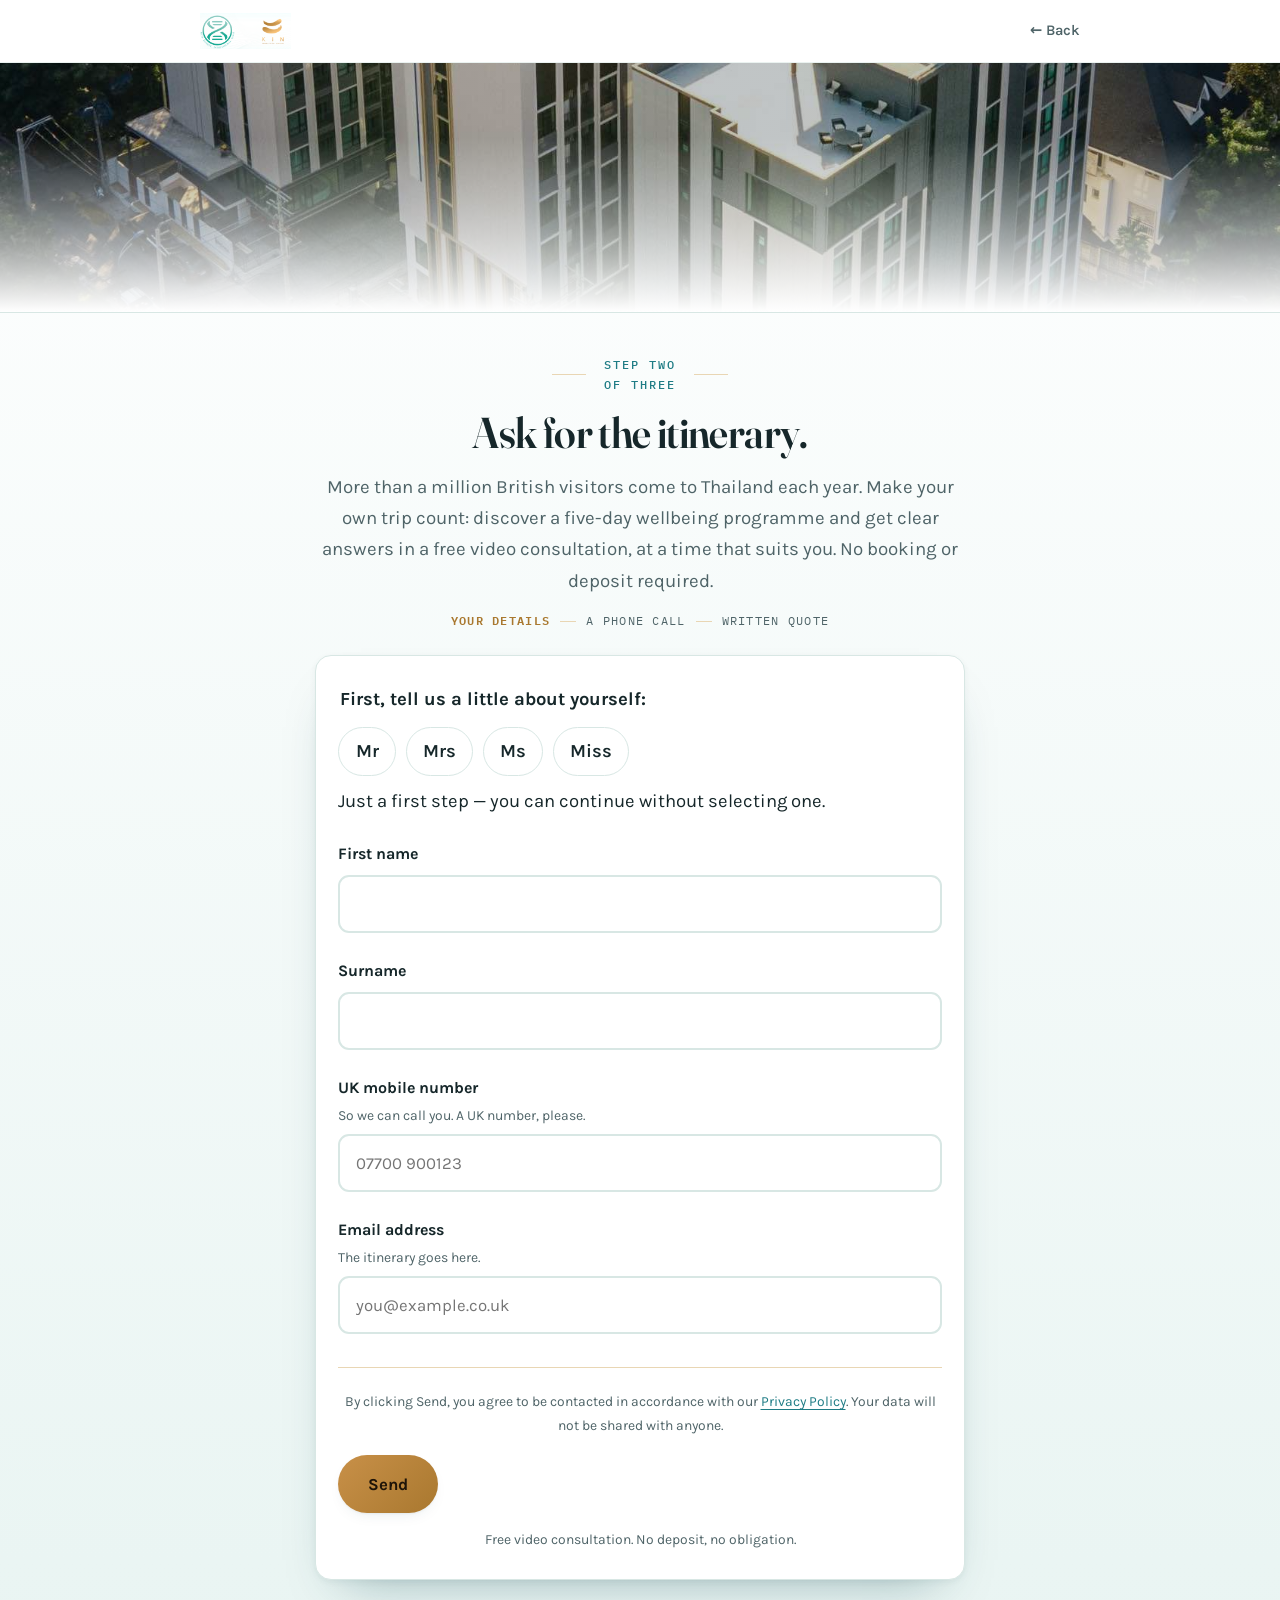
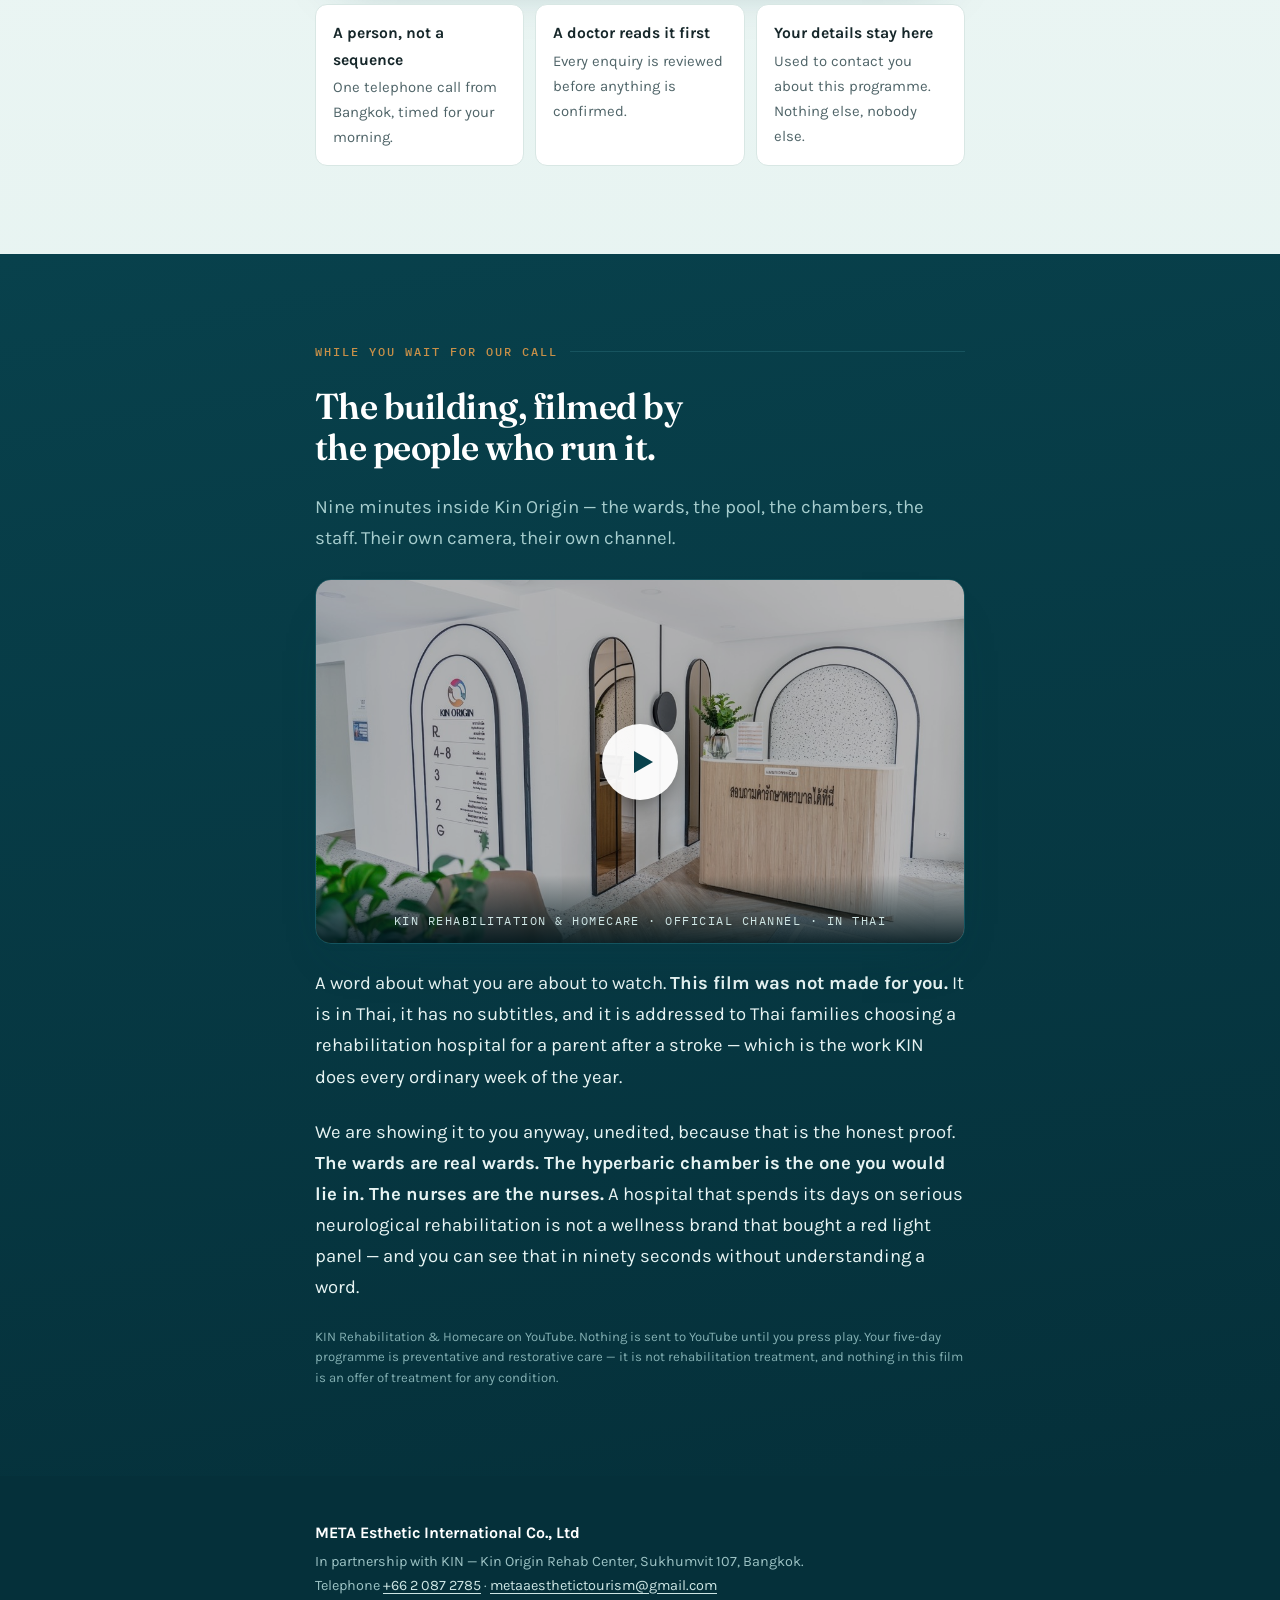
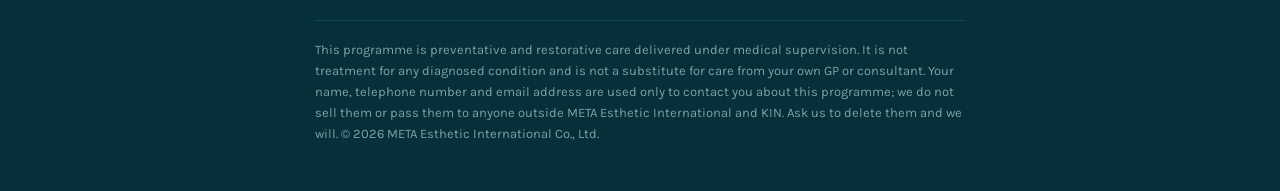
<file: enquire.html>
<!doctype html>
<html lang="en-GB">
<head>
<meta charset="utf-8">
<meta name="viewport" content="width=device-width, initial-scale=1">
<title>Request the Itinerary</title>
<meta name="description" content="Four details, then a telephone call from a person. The full five-day itinerary, the medical intake questions and a written quote.">
<meta name="robots" content="noindex">
<link rel="preconnect" href="https://fonts.googleapis.com">
<link rel="preconnect" href="https://fonts.gstatic.com" crossorigin>
<link rel="stylesheet" href="https://fonts.googleapis.com/css2?family=Fraunces:ital,opsz,wght@0,9..144,400;0,9..144,600;0,9..144,700;1,9..144,400&family=Karla:wght@400;500;600;700&family=IBM+Plex+Mono:wght@400;500;600&display=swap">
<link rel="stylesheet" href="style.css">
<!-- Meta Pixel Code -->
<script>
!function(f,b,e,v,n,t,s)
{if(f.fbq)return;n=f.fbq=function(){n.callMethod?
n.callMethod.apply(n,arguments):n.queue.push(arguments)};
if(!f._fbq)f._fbq=n;n.push=n;n.loaded=!0;n.version='2.0';
n.queue=[];t=b.createElement(e);t.async=!0;
t.src=v;s=b.getElementsByTagName(e)[0];
s.parentNode.insertBefore(t,s)}(window, document,'script',
'https://connect.facebook.net/en_US/fbevents.js');
fbq('init', '4638696046454900');
fbq('track', 'PageView');
</script>
<noscript><img height="1" width="1" style="display:none"
src="https://www.facebook.com/tr?id=4638696046454900&ev=PageView&noscript=1"/></noscript>
<!-- End Meta Pixel Code -->
<style>
  /* This page is calmer than the landing page: one column, more air, water. */
  .calm{
    background:
      linear-gradient(180deg,var(--ground) 0%,var(--mint) 46%,var(--mint-deep) 100%);
    min-height:100%;
  }
  .waterband{
    position:relative;height:clamp(150px,26vw,250px);overflow:hidden;
    border-bottom:1px solid var(--line);
  }
  .waterband img{width:100%;height:100%;object-fit:cover;object-position:center 62%}
  .waterband::after{
    content:"";position:absolute;inset:0;
    background:linear-gradient(180deg,rgba(234,245,243,0) 35%,var(--ground) 100%);
  }
  :root[data-theme="dark"] .waterband::after,
  :root:not([data-theme="light"]) .waterband::after{
    background:linear-gradient(180deg,rgba(6,23,27,.25) 30%,var(--ground) 100%);
  }
  .intro{text-align:center;display:flex;flex-direction:column;gap:14px;align-items:center}
  .intro .eyebrow{justify-content:center}
  .intro .eyebrow::after,.intro .eyebrow::before{content:"";flex:0 0 34px;height:1px;background:var(--gold-pale)}
  .backlink{
    display:inline-flex;align-items:center;gap:8px;font-size:.92rem;font-weight:600;
    text-decoration:none;color:var(--ink-soft);min-height:44px;
  }
  .backlink:hover{color:var(--teal)}
  .steps{
    display:flex;gap:10px;justify-content:center;flex-wrap:wrap;margin:0;padding:0;list-style:none;
    font-family:"IBM Plex Mono",monospace;font-size:.73rem;letter-spacing:.11em;text-transform:uppercase;
  }
  .steps li{color:var(--ink-soft);display:flex;align-items:center;gap:10px}
  .steps li::after{content:"";width:16px;height:1px;background:var(--gold-pale)}
  .steps li:last-child::after{display:none}
  .steps li.now{color:var(--gold);font-weight:600}
  .title-option{position:relative;cursor:pointer}
  .title-option input{position:absolute;opacity:0;inset:0;width:100%;height:100%;cursor:pointer}
  .title-option span{display:inline-flex;align-items:center;justify-content:center;min-width:58px;min-height:44px;padding:8px 16px;border:1px solid var(--line);border-radius:999px;background:var(--ground);color:var(--ink);font-weight:600;transition:background .15s,border-color .15s}
  .title-option input:checked+span{background:var(--teal);border-color:var(--teal);color:#fff}
  .title-option input:focus-visible+span{outline:2px solid var(--gold);outline-offset:3px}

  /* ── click-to-play film ───────────────────────────────────────────
     A facade, not a live embed: YouTube is not contacted and no cookie
     is set until the viewer actually presses play.                    */
  .film{
    position:relative;aspect-ratio:16/9;width:100%;border-radius:var(--r);
    overflow:hidden;border:1px solid #14545f;background:#02191f;box-shadow:var(--shadow-l);
  }
  .film iframe{position:absolute;inset:0;width:100%;height:100%;border:0}
  .film-btn{
    position:absolute;inset:0;width:100%;height:100%;padding:0;border:0;cursor:pointer;
    background:none;display:block;
  }
  .film-btn img{width:100%;height:100%;object-fit:cover;filter:saturate(.92) brightness(.72)}
  .film-btn::after{
    content:"";position:absolute;left:50%;top:50%;width:76px;height:76px;margin:-38px 0 0 -38px;
    border-radius:999px;background:rgba(255,255,255,.94);
    box-shadow:0 10px 30px -8px rgba(0,0,0,.6);
    transition:transform .16s ease;
  }
  .film-btn .tri{
    position:absolute;left:50%;top:50%;margin:-11px 0 0 -6px;z-index:2;
    width:0;height:0;border-left:19px solid #08414c;
    border-top:11px solid transparent;border-bottom:11px solid transparent;
  }
  .film-btn:hover::after{transform:scale(1.06)}
  .film-cap{
    position:absolute;left:0;right:0;bottom:0;z-index:2;pointer-events:none;
    padding:38px 18px 15px;
    background:linear-gradient(180deg,rgba(2,25,31,0),rgba(2,25,31,.9));
    font-family:"IBM Plex Mono",monospace;font-size:.72rem;letter-spacing:.13em;
    text-transform:uppercase;color:#cfe6e5;
  }
</style>
</head>
<body class="calm">

<header class="topbar">
  <div class="wrap wrap-wide">
    <a href="index.html" style="display:flex"><img src="assets/logo-lockup.png" alt="META Esthetic International and KIN Rehabilitation — back to the main page" width="1200" height="475"></a>
    <a class="backlink" href="index.html">&larr; Back</a>
  </div>
</header>

<div class="waterband">
  <img src="assets/kin-rooftop-pool.jpg" alt="The rooftop hydrotherapy pool at Kin Origin, Bangkok" width="1040" height="693">
</div>

<main>
<section style="padding-top:clamp(26px,5vw,42px)">
  <div class="wrap stack">

    <div class="intro">
      <p class="eyebrow">Step two of three</p>
      <h1 style="font-size:clamp(1.9rem,6.4vw,2.7rem)">Ask for the itinerary.</h1>
      <p class="lede" style="max-width:34em">More than a million British visitors come to Thailand each year. Make your own trip count: discover a five-day wellbeing programme and get clear answers in a free video consultation, at a time that suits you. No booking or deposit required.</p>
      <ul class="steps">
        <li class="now">Your details</li>
        <li>A phone call</li>
        <li>Written quote</li>
      </ul>
    </div>

    <div class="formcard">
      <form id="lead" novalidate>
        <fieldset class="title-choice" style="border:0;padding:0;margin:0 0 24px">
          <legend style="font-weight:700;margin-bottom:12px">First, tell us a little about yourself:</legend>
          <div class="title-options" role="group" aria-label="Choose a title" style="display:flex;gap:10px;flex-wrap:wrap">
            <label class="title-option"><input type="checkbox" name="title-choice" value="Mr"><span>Mr</span></label>
            <label class="title-option"><input type="checkbox" name="title-choice" value="Mrs"><span>Mrs</span></label>
            <label class="title-option"><input type="checkbox" name="title-choice" value="Ms"><span>Ms</span></label>
            <label class="title-option"><input type="checkbox" name="title-choice" value="Miss"><span>Miss</span></label>
          </div>
          <p class="hint" style="margin-top:10px">Just a first step — you can continue without selecting one.</p>
        </fieldset>
        <div class="field">
          <label for="first">First name</label>
          <input id="first" name="first" type="text" autocomplete="given-name" required>
          <p class="err" id="e-first" role="alert"></p>
        </div>
        <div class="field">
          <label for="last">Surname</label>
          <input id="last" name="last" type="text" autocomplete="family-name" required>
          <p class="err" id="e-last" role="alert"></p>
        </div>
        <div class="field">
          <label for="phone">UK mobile number<span class="hint">So we can call you. A UK number, please.</span></label>
          <input id="phone" name="phone" type="tel" inputmode="tel" autocomplete="tel" placeholder="07700 900123" required>
          <p class="err" id="e-phone" role="alert"></p>
        </div>
        <div class="field">
          <label for="email">Email address<span class="hint">The itinerary goes here.</span></label>
          <input id="email" name="email" type="email" inputmode="email" autocomplete="email" placeholder="you@example.co.uk" required>
          <p class="err" id="e-email" role="alert"></p>
        </div>

        <hr class="rule" style="margin:26px 0 22px">

        <p class="formnote" style="margin:0 0 18px">
          By clicking Send, you agree to be contacted in accordance with our
          <a href="privacy-policy.html" target="_blank" rel="noopener">Privacy Policy</a>.
          Your data will not be shared with anyone.
        </p>

        <button class="btn" type="submit" id="submit">Send</button>
        <p class="formnote">Free video consultation. No deposit, no obligation.</p>
      </form>


    </div>

    <ul class="reassure">
      <li><b>A person, not a sequence</b>One telephone call from Bangkok, timed for your morning.</li>
      <li><b>A doctor reads it first</b>Every enquiry is reviewed before anything is confirmed.</li>
      <li><b>Your details stay here</b>Used to contact you about this programme. Nothing else, nobody else.</li>
    </ul>

  </div>
</section>
</main>

<!-- ═══ THE FILM — credibility, below the form ═══════════════════════ -->
<section class="b-deep" id="inside">
  <div class="wrap stack">
    <p class="eyebrow">While you wait for our call</p>
    <h2>The building, filmed by the people who run it.</h2>
    <p class="lede">Nine minutes inside Kin Origin — the wards, the pool, the chambers, the staff. Their own camera, their own channel.</p>

    <div class="film" id="film">
      <button class="film-btn" type="button" id="filmBtn" aria-label="Play the KIN facility film on YouTube">
        <img src="assets/kin-reception.jpg" alt="" width="1040" height="693">
        <span class="tri" aria-hidden="true"></span>
        <span class="film-cap">KIN Rehabilitation &amp; Homecare · official channel · in Thai</span>
      </button>
    </div>

    <p>A word about what you are about to watch. <strong>This film was not made for you.</strong> It is in Thai, it has no subtitles, and it is addressed to Thai families choosing a rehabilitation hospital for a parent after a stroke — which is the work KIN does every ordinary week of the year.</p>
    <p>We are showing it to you anyway, unedited, because that is the honest proof. <strong>The wards are real wards. The hyperbaric chamber is the one you would lie in. The nurses are the nurses.</strong> A hospital that spends its days on serious neurological rehabilitation is not a wellness brand that bought a red light panel — and you can see that in ninety seconds without understanding a word.</p>
    <p class="src">KIN Rehabilitation &amp; Homecare on YouTube. Nothing is sent to YouTube until you press play. Your five-day programme is preventative and restorative care — it is not rehabilitation treatment, and nothing in this film is an offer of treatment for any condition.</p>
  </div>
</section>

<footer>
  <div class="wrap">
    <div>
      <h3>META Esthetic International Co., Ltd</h3>
      <p>In partnership with KIN — Kin Origin Rehab Center, Sukhumvit 107, Bangkok.<br>
      Telephone <a href="tel:+6620872785">+66 2 087 2785</a> · <a href="mailto:metaaesthetictourism@gmail.com">metaaesthetictourism@gmail.com</a></p>
    </div>
    <p class="fineprint">
      This programme is preventative and restorative care delivered under medical supervision. It is not treatment for any diagnosed condition and is not a substitute for care from your own GP or consultant. Your name, telephone number and email address are used only to contact you about this programme; we do not sell them or pass them to anyone outside META Esthetic International and KIN. Ask us to delete them and we will. © 2026 META Esthetic International Co., Ltd.
    </p>
  </div>
</footer>

<script>
(function(){
  "use strict";

  /* ── click-to-play: no YouTube contact, no cookie, until pressed ─── */
  var filmBtn = document.getElementById("filmBtn");
  if(filmBtn){
    filmBtn.addEventListener("click", function(){
      var f = document.createElement("iframe");
      f.src = "https://www.youtube-nocookie.com/embed/6HyVLonEngI?autoplay=1&rel=0&modestbranding=1";
      f.title = "Inside Kin Origin — KIN Rehabilitation & Homecare";
      f.allow = "accelerometer; autoplay; encrypted-media; gyroscope; picture-in-picture; web-share";
      f.setAttribute("allowfullscreen", "");
      document.getElementById("film").replaceChildren(f);
    });
  }

  /* ── Google Apps Script Web App — writes each enquiry to the lead sheet.
     To change it: Apps Script ▸ Manage deployments ▸ pencil ▸ New version,
     which keeps this URL. A brand-new deployment gives a new URL.        ── */
  var ENDPOINT = "https://script.google.com/macros/s/AKfycbxReBPKjt7NEjHhvdF-5PE_5dwybg3uD5xiIYtZChh3tzD5gvwHw8zAuo7FUuPeZvpd/exec";
  var MAKE_WEBHOOK = "https://hook.eu1.make.com/356q5b8slsyng7dsrog289y8dnpebhgy";

  /* Preview hosts (claude.ai artifacts, a local file) block outbound POSTs,
     so the form validates and confirms there without trying to save.      */
  var PREVIEW = location.protocol === "file:" ||
                /(^|\.)claude\.ai$/.test(location.hostname) ||
                location.hostname === "localhost";

  var form   = document.getElementById("lead");
  var thanks = document.getElementById("thanks");
  var submit = document.getElementById("submit");

  // Title chips are only a low-friction visual first step; they are not
  // validated, saved, or included in the lead payload.
  var titleChoices = document.querySelectorAll('input[name="title-choice"]');
  titleChoices.forEach(function(choice){
    choice.addEventListener("change", function(){
      if(choice.checked){
        titleChoices.forEach(function(other){
          if(other !== choice) other.checked = false;
        });
      }
    });
  });

  var UK_PHONE = /^(?:\+44|0044|0)7\d{9}$/;
  var EMAIL    = /^[^\s@]+@[^\s@]+\.[^\s@]{2,}$/;

  function tidyPhone(v){ return v.replace(/[\s()\-.]/g, ""); }

  function fail(id, msg){
    var input = document.getElementById(id);
    document.getElementById("e-" + id).textContent = msg;
    input.setAttribute("aria-invalid", "true");
    return input;
  }
  function clear(id){
    document.getElementById("e-" + id).textContent = "";
    document.getElementById(id).removeAttribute("aria-invalid");
  }

  function validate(){
    var bad = null;
    ["first","last","phone","email"].forEach(clear);

    var first = form.first.value.trim();
    var last  = form.last.value.trim();
    var phone = tidyPhone(form.phone.value);
    var email = form.email.value.trim();

    if(!first) bad = bad || fail("first", "Please tell us your first name.");
    if(!last)  bad = bad || fail("last",  "Please tell us your surname.");

    if(!phone){
      bad = bad || fail("phone", "We need a number to call you on.");
    } else if(!UK_PHONE.test(phone)){
      bad = bad || fail("phone", "That does not look like a UK mobile. Try 07700 900123 or +44 7700 900123.");
    }

    if(!email){
      bad = bad || fail("email", "We need an email to send the itinerary to.");
    } else if(!EMAIL.test(email)){
      bad = bad || fail("email", "Check that address — something is missing.");
    }

    return bad;
  }

  form.addEventListener("submit", function(ev){
    ev.preventDefault();

    var bad = validate();
    if(bad){ bad.focus(); bad.scrollIntoView({block:"center", behavior:"smooth"}); return; }

    var payload = {
      first:  form.first.value.trim(),
      last:   form.last.value.trim(),
      phone:  tidyPhone(form.phone.value),
      email:  form.email.value.trim(),
      when:   "",
      party:  "",
      room:   "",
      automaticPhoneContact: "yes",
      page:   location.href,
      ref:    document.referrer || "direct",
      sentAt: new Date().toISOString()
    };

    submit.disabled = true;
    submit.textContent = "Sending…";

    function done(){
      // Mark a successful form submission. The Lead event itself is fired
      // on thank-you.html after the redirect.
      sessionStorage.setItem("mwt_lead_submitted", "1");
      window.location.href = "thank-you.html";
    }

    if(!ENDPOINT || PREVIEW){
      console.warn("Preview mode — lead not saved:", payload);
      done();
      return;
    }

    // Send only the four lead fields to Make. Existing Google Sheets
    // Apps Script submission is retained.
    var makePayload = {
      first: payload.first,
      last: payload.last,
      phone: payload.phone,
      email: payload.email
    };
    var makeRequest = fetch(MAKE_WEBHOOK, {
      method: "POST",
      mode: "no-cors",
      headers: {"Content-Type": "text/plain;charset=utf-8"},
      body: JSON.stringify(makePayload)
    });

    // Existing Google Apps Script submission.
    fetch(ENDPOINT, {
      method: "POST",
      headers: {"Content-Type": "text/plain;charset=utf-8"},
      body: JSON.stringify(payload)
    })
    .catch(function(){
      return fetch(ENDPOINT, {
        method: "POST",
        mode: "no-cors",
        headers: {"Content-Type": "text/plain;charset=utf-8"},
        body: JSON.stringify(payload)
      });
    })
    .then(function(){
      return makeRequest;
    })
    .then(done)
    .catch(function(){
      submit.disabled = false;
      submit.textContent = "Send";
      document.getElementById("e-email").textContent =
        "That did not send. Please email metaaesthetictourism@gmail.com and we will pick it up.";
    });
  });
})();
</script>

</body>
</html>
</file>
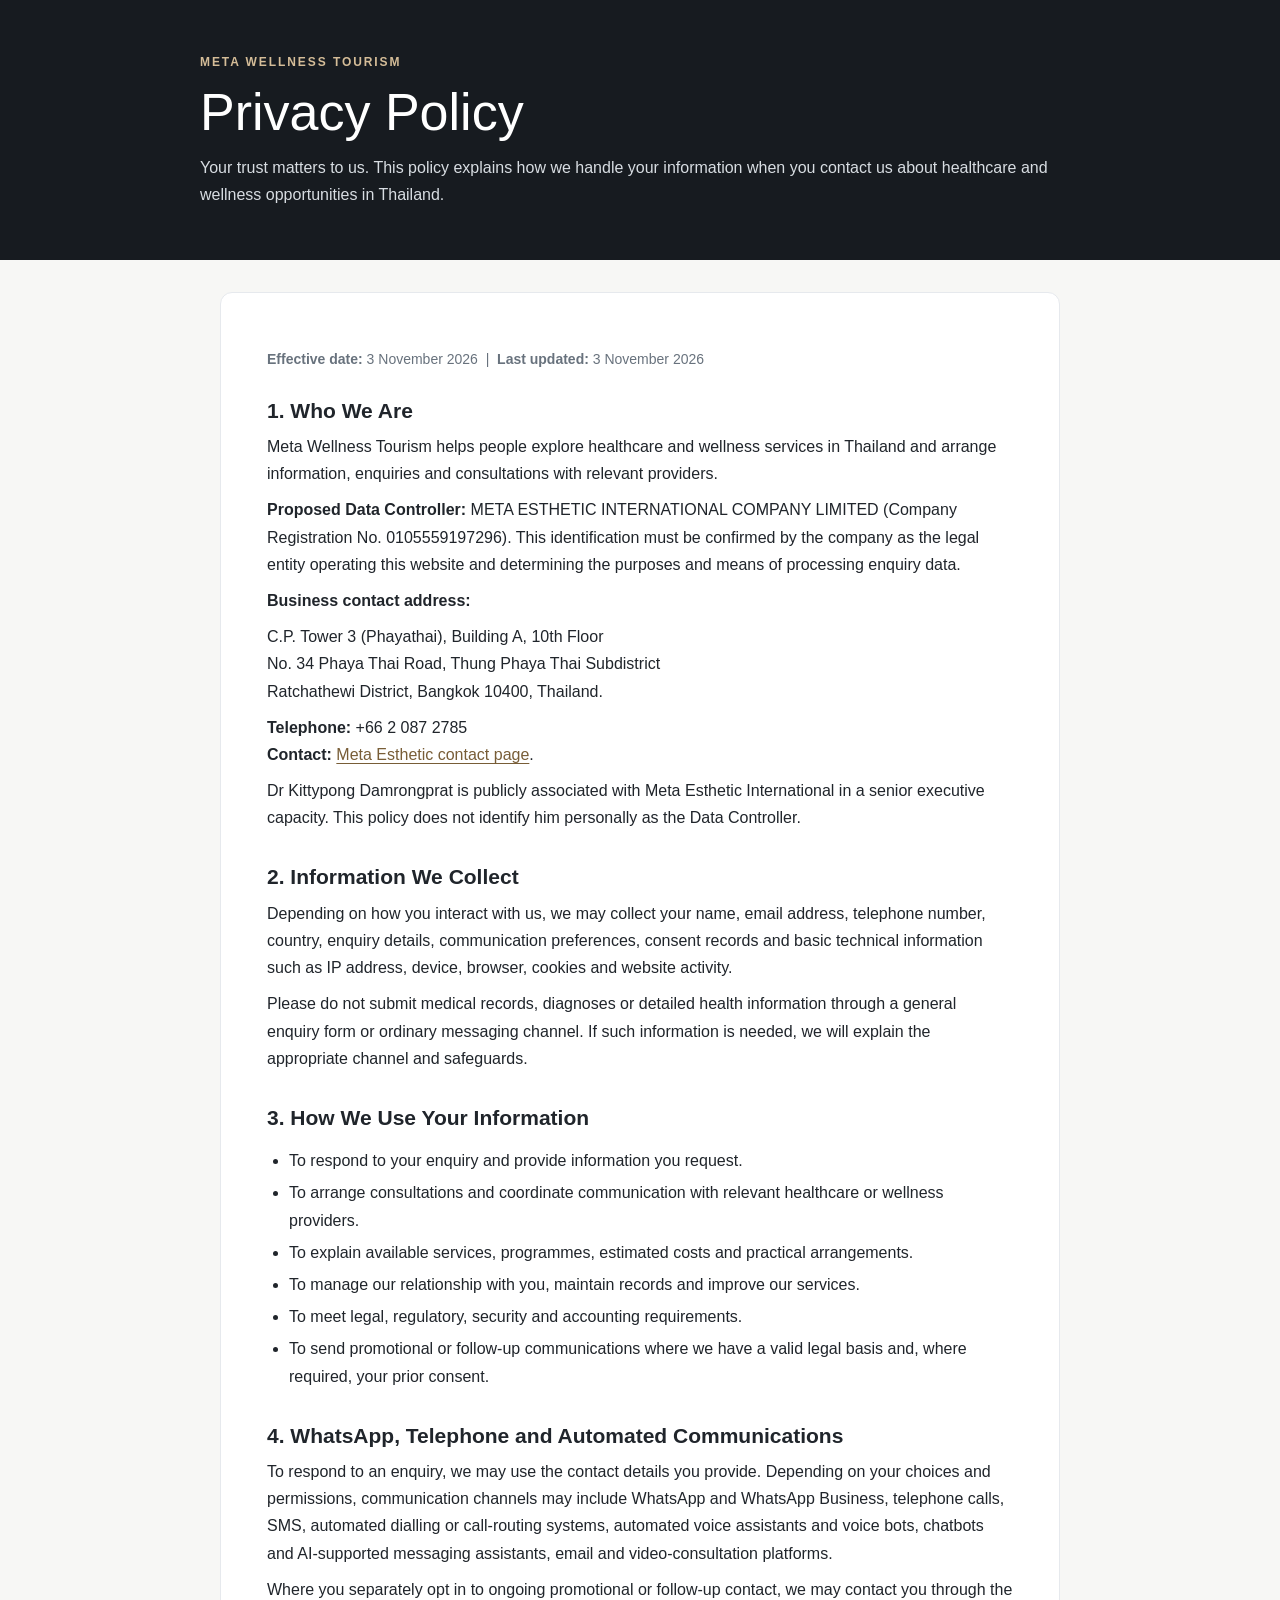
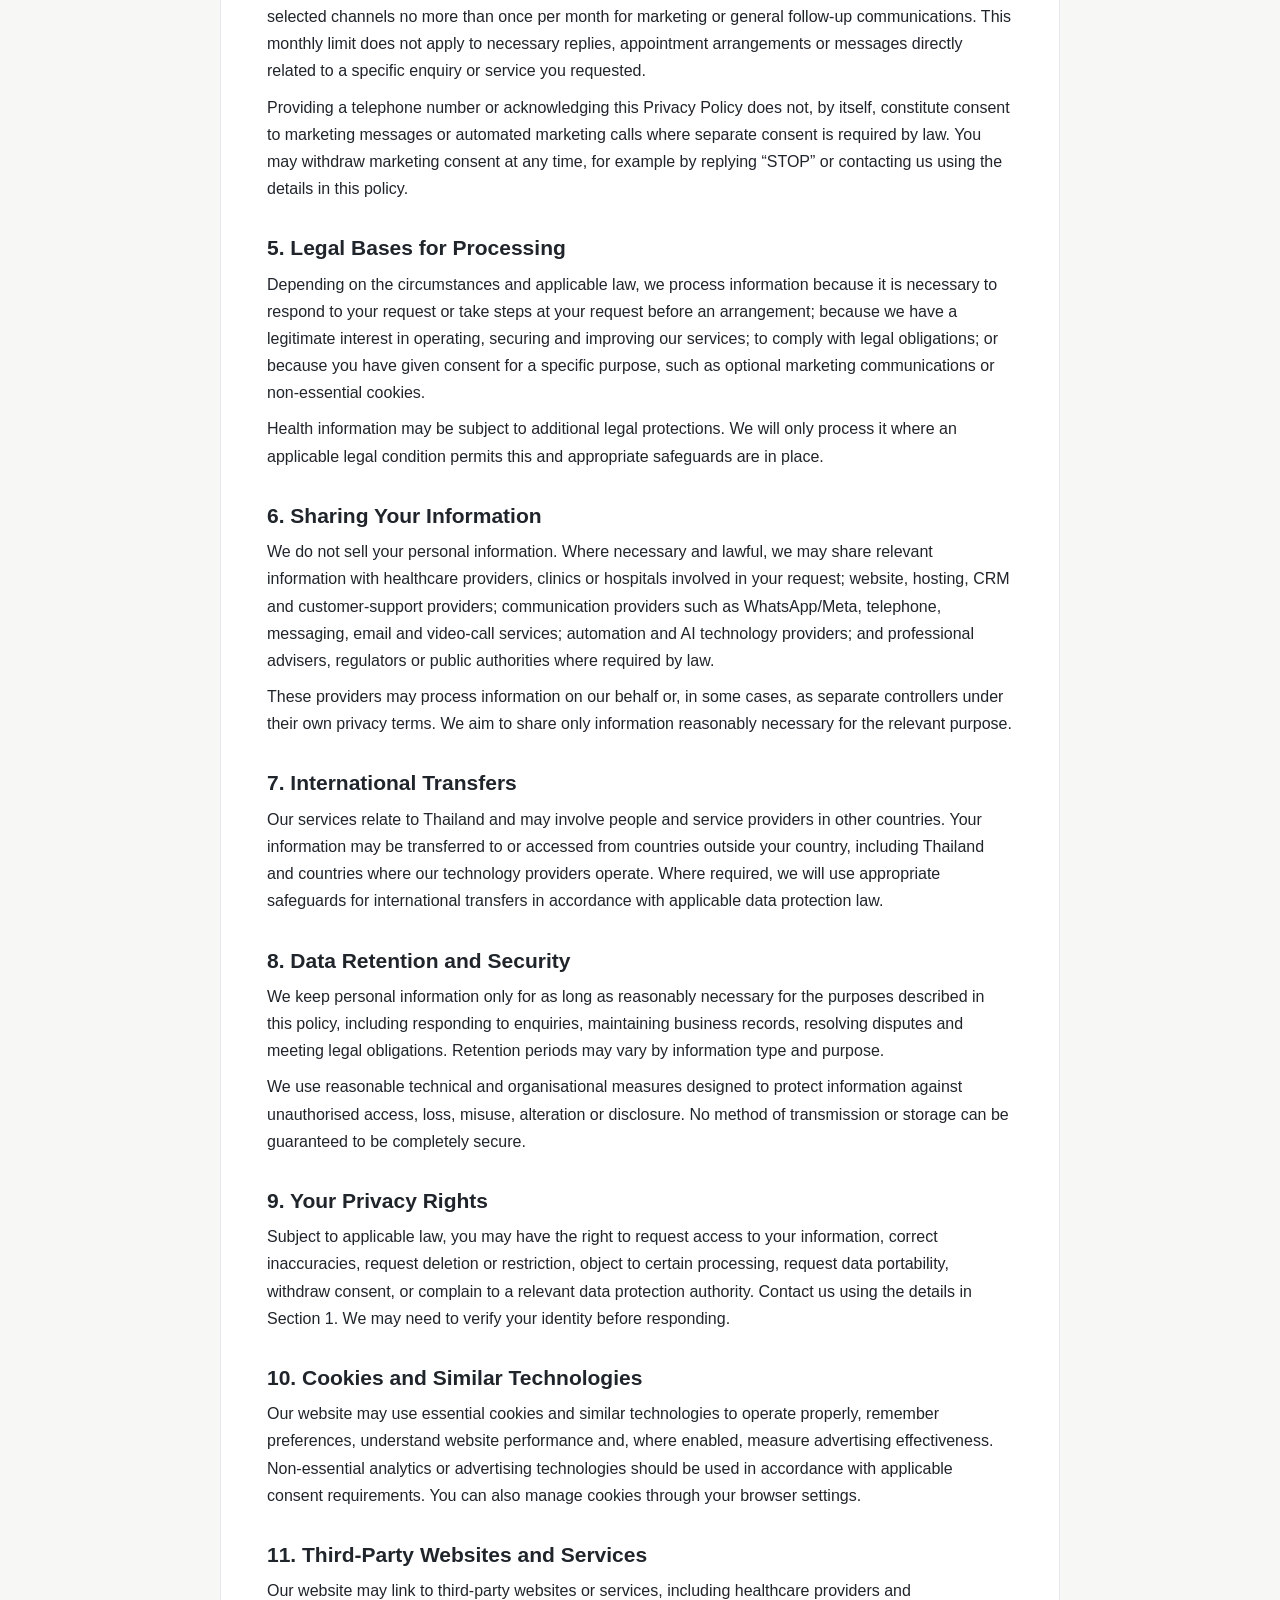
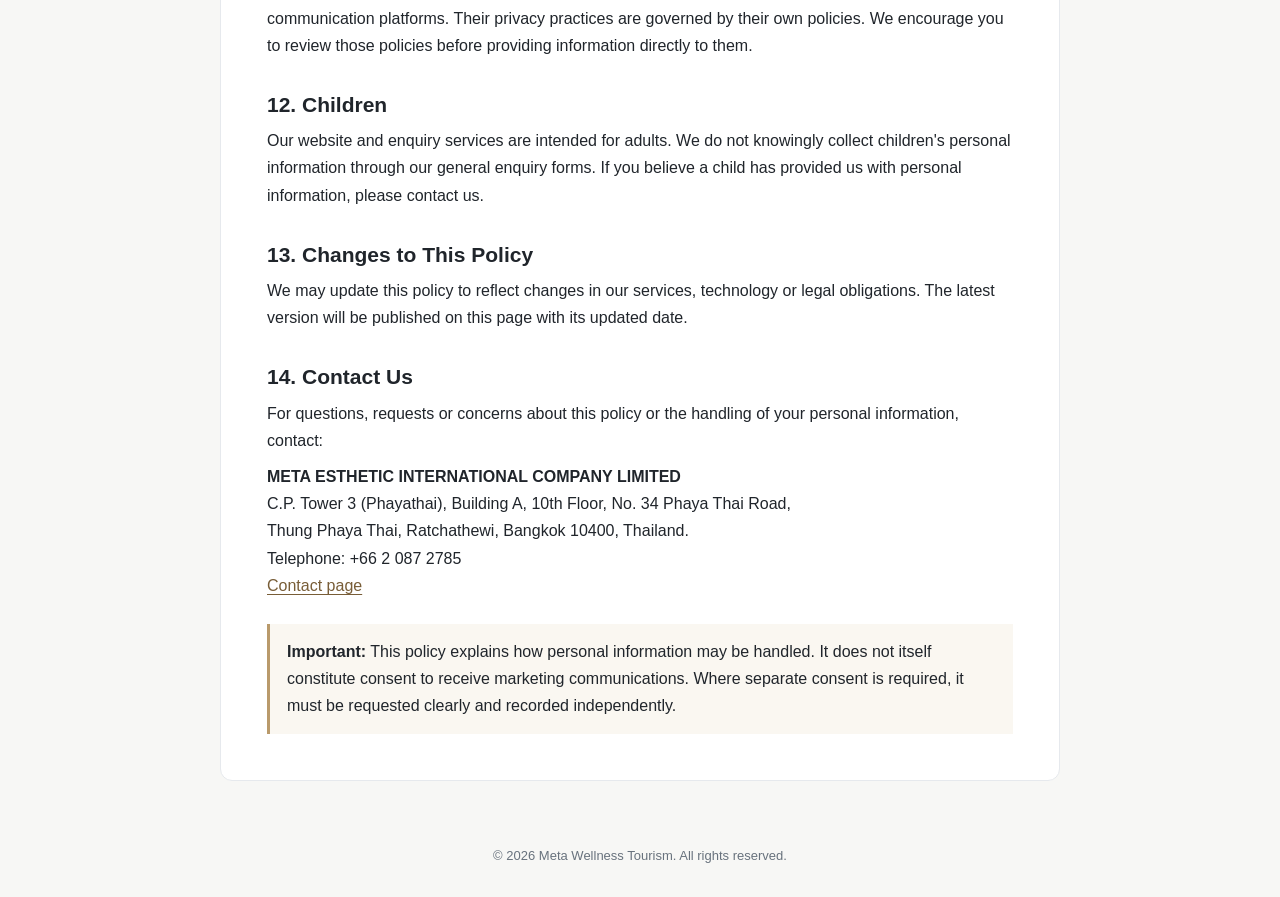
<file: privacy-policy.html>
<!doctype html>
<html lang="en">
<head>
<meta charset="utf-8">
<meta name="viewport" content="width=device-width, initial-scale=1">
<meta name="description" content="Privacy Policy for Meta Wellness Tourism.">
<title>Privacy Policy | Meta Wellness Tourism</title>
<style>
:root{--ink:#20252b;--muted:#68727d;--line:#e6e9ed;--gold:#b99a6b}
*{box-sizing:border-box}body{margin:0;background:#f7f7f5;color:var(--ink);font:16px/1.7 Arial,Helvetica,sans-serif}
header{background:#171b20;color:#fff;padding:52px 22px}header .wrap,main{max-width:880px;margin:auto}
.eyebrow{color:#d5bd98;text-transform:uppercase;letter-spacing:.16em;font-size:12px;font-weight:bold}
h1{font-size:clamp(36px,6vw,52px);line-height:1.1;font-weight:500;margin:12px 0}
header p{color:#d8dde2;margin:0}main{padding:32px 20px 64px}
article{background:#fff;border:1px solid var(--line);border-radius:12px;padding:clamp(24px,5vw,46px)}
h2{font-size:21px;line-height:1.3;margin:32px 0 8px}h2:first-of-type{margin-top:0}
p{margin:9px 0}ul{padding-left:22px}li{margin:5px 0}a{color:#785d37;text-underline-offset:3px}
.small{color:var(--muted);font-size:14px;margin-bottom:25px}
address{font-style:normal}.note{background:#faf7f1;border-left:3px solid var(--gold);padding:14px 17px;margin-top:25px}
footer{text-align:center;color:var(--muted);font-size:13px;padding:0 20px 30px}
</style>
</head>
<body>
<header><div class="wrap"><div class="eyebrow">Meta Wellness Tourism</div><h1>Privacy Policy</h1>
<p>Your trust matters to us. This policy explains how we handle your information when you contact us about healthcare and wellness opportunities in Thailand.</p></div></header>
<main><article>
<p class="small"><strong>Effective date:</strong> 3 November 2026 &nbsp;|&nbsp; <strong>Last updated:</strong> 3 November 2026</p>

<h2>1. Who We Are</h2>
<p>Meta Wellness Tourism helps people explore healthcare and wellness services in Thailand and arrange information, enquiries and consultations with relevant providers.</p>
<p><strong>Proposed Data Controller:</strong> META ESTHETIC INTERNATIONAL COMPANY LIMITED (Company Registration No. 0105559197296). This identification must be confirmed by the company as the legal entity operating this website and determining the purposes and means of processing enquiry data.</p>
<p><strong>Business contact address:</strong></p>
<address>C.P. Tower 3 (Phayathai), Building A, 10th Floor<br>No. 34 Phaya Thai Road, Thung Phaya Thai Subdistrict<br>Ratchathewi District, Bangkok 10400, Thailand.</address>
<p><strong>Telephone:</strong> +66 2 087 2785<br><strong>Contact:</strong> <a href="https://meta-aesthetic.com/contact/">Meta Esthetic contact page</a>.</p>
<p>Dr Kittypong Damrongprat is publicly associated with Meta Esthetic International in a senior executive capacity. This policy does not identify him personally as the Data Controller.</p>

<h2>2. Information We Collect</h2>
<p>Depending on how you interact with us, we may collect your name, email address, telephone number, country, enquiry details, communication preferences, consent records and basic technical information such as IP address, device, browser, cookies and website activity.</p>
<p>Please do not submit medical records, diagnoses or detailed health information through a general enquiry form or ordinary messaging channel. If such information is needed, we will explain the appropriate channel and safeguards.</p>

<h2>3. How We Use Your Information</h2>
<ul><li>To respond to your enquiry and provide information you request.</li><li>To arrange consultations and coordinate communication with relevant healthcare or wellness providers.</li><li>To explain available services, programmes, estimated costs and practical arrangements.</li><li>To manage our relationship with you, maintain records and improve our services.</li><li>To meet legal, regulatory, security and accounting requirements.</li><li>To send promotional or follow-up communications where we have a valid legal basis and, where required, your prior consent.</li></ul>

<h2>4. WhatsApp, Telephone and Automated Communications</h2>
<p>To respond to an enquiry, we may use the contact details you provide. Depending on your choices and permissions, communication channels may include WhatsApp and WhatsApp Business, telephone calls, SMS, automated dialling or call-routing systems, automated voice assistants and voice bots, chatbots and AI-supported messaging assistants, email and video-consultation platforms.</p>
<p>Where you separately opt in to ongoing promotional or follow-up contact, we may contact you through the selected channels no more than once per month for marketing or general follow-up communications. This monthly limit does not apply to necessary replies, appointment arrangements or messages directly related to a specific enquiry or service you requested.</p>
<p>Providing a telephone number or acknowledging this Privacy Policy does not, by itself, constitute consent to marketing messages or automated marketing calls where separate consent is required by law. You may withdraw marketing consent at any time, for example by replying “STOP” or contacting us using the details in this policy.</p>

<h2>5. Legal Bases for Processing</h2>
<p>Depending on the circumstances and applicable law, we process information because it is necessary to respond to your request or take steps at your request before an arrangement; because we have a legitimate interest in operating, securing and improving our services; to comply with legal obligations; or because you have given consent for a specific purpose, such as optional marketing communications or non-essential cookies.</p>
<p>Health information may be subject to additional legal protections. We will only process it where an applicable legal condition permits this and appropriate safeguards are in place.</p>

<h2>6. Sharing Your Information</h2>
<p>We do not sell your personal information. Where necessary and lawful, we may share relevant information with healthcare providers, clinics or hospitals involved in your request; website, hosting, CRM and customer-support providers; communication providers such as WhatsApp/Meta, telephone, messaging, email and video-call services; automation and AI technology providers; and professional advisers, regulators or public authorities where required by law.</p>
<p>These providers may process information on our behalf or, in some cases, as separate controllers under their own privacy terms. We aim to share only information reasonably necessary for the relevant purpose.</p>

<h2>7. International Transfers</h2>
<p>Our services relate to Thailand and may involve people and service providers in other countries. Your information may be transferred to or accessed from countries outside your country, including Thailand and countries where our technology providers operate. Where required, we will use appropriate safeguards for international transfers in accordance with applicable data protection law.</p>

<h2>8. Data Retention and Security</h2>
<p>We keep personal information only for as long as reasonably necessary for the purposes described in this policy, including responding to enquiries, maintaining business records, resolving disputes and meeting legal obligations. Retention periods may vary by information type and purpose.</p>
<p>We use reasonable technical and organisational measures designed to protect information against unauthorised access, loss, misuse, alteration or disclosure. No method of transmission or storage can be guaranteed to be completely secure.</p>

<h2>9. Your Privacy Rights</h2>
<p>Subject to applicable law, you may have the right to request access to your information, correct inaccuracies, request deletion or restriction, object to certain processing, request data portability, withdraw consent, or complain to a relevant data protection authority. Contact us using the details in Section 1. We may need to verify your identity before responding.</p>

<h2>10. Cookies and Similar Technologies</h2>
<p>Our website may use essential cookies and similar technologies to operate properly, remember preferences, understand website performance and, where enabled, measure advertising effectiveness. Non-essential analytics or advertising technologies should be used in accordance with applicable consent requirements. You can also manage cookies through your browser settings.</p>

<h2>11. Third-Party Websites and Services</h2>
<p>Our website may link to third-party websites or services, including healthcare providers and communication platforms. Their privacy practices are governed by their own policies. We encourage you to review those policies before providing information directly to them.</p>

<h2>12. Children</h2>
<p>Our website and enquiry services are intended for adults. We do not knowingly collect children's personal information through our general enquiry forms. If you believe a child has provided us with personal information, please contact us.</p>

<h2>13. Changes to This Policy</h2>
<p>We may update this policy to reflect changes in our services, technology or legal obligations. The latest version will be published on this page with its updated date.</p>

<h2>14. Contact Us</h2>
<p>For questions, requests or concerns about this policy or the handling of your personal information, contact:</p>
<p><strong>META ESTHETIC INTERNATIONAL COMPANY LIMITED</strong><br>C.P. Tower 3 (Phayathai), Building A, 10th Floor, No. 34 Phaya Thai Road,<br>Thung Phaya Thai, Ratchathewi, Bangkok 10400, Thailand.<br>Telephone: +66 2 087 2785<br><a href="https://meta-aesthetic.com/contact/">Contact page</a></p>
<div class="note"><strong>Important:</strong> This policy explains how personal information may be handled. It does not itself constitute consent to receive marketing communications. Where separate consent is required, it must be requested clearly and recorded independently.</div>
</article></main>
<footer>© 2026 Meta Wellness Tourism. All rights reserved.</footer>
</body></html>
</file>
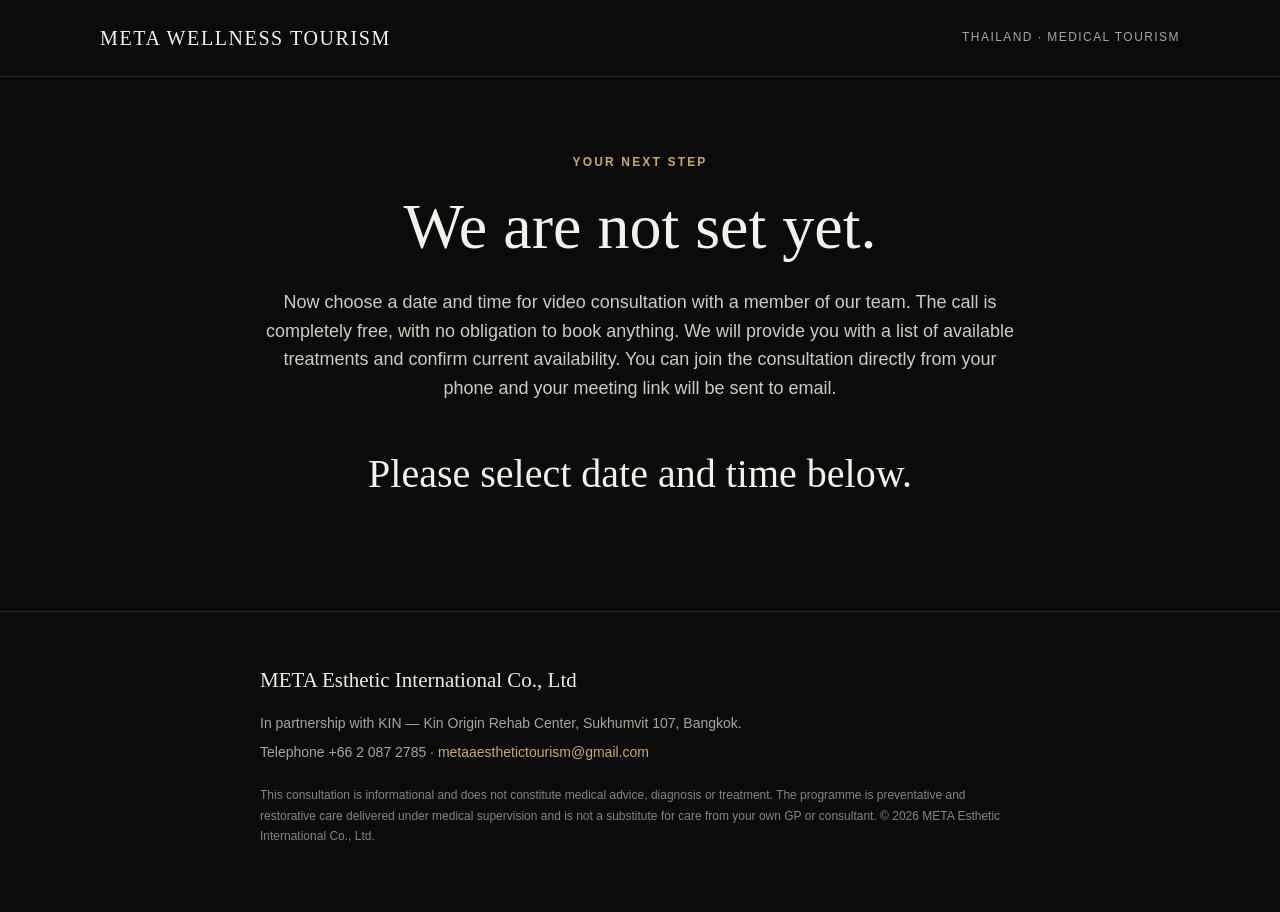
<file: thank-you.html>
<!DOCTYPE html>
<html lang="en">
<head>
  <meta charset="UTF-8">
  <meta name="viewport" content="width=device-width, initial-scale=1.0">
  <meta name="robots" content="noindex, nofollow">
  <meta name="description" content="Book your free medical tourism consultation in Thailand.">
  <title>Your Consultation | Medical Tourism Thailand</title>

  <!-- Meta Pixel Code -->
  <script>
  !function(f,b,e,v,n,t,s)
  {if(f.fbq)return;n=f.fbq=function(){n.callMethod?
  n.callMethod.apply(n,arguments):n.queue.push(arguments)};
  if(!f._fbq)f._fbq=n;n.push=n;n.loaded=!0;n.version='2.0';
  n.queue=[];t=b.createElement(e);t.async=!0;
  t.src=v;s=b.getElementsByTagName(e)[0];
  s.parentNode.insertBefore(t,s)}(window, document,'script',
  'https://connect.facebook.net/en_US/fbevents.js');
  fbq('init', '4638696046454900');
  fbq('track', 'PageView');

  // Count Lead only when this page was reached after a successful form submission.
  if (sessionStorage.getItem("mwt_lead_submitted") === "1") {
    if (sessionStorage.getItem("mwt_lead_tracked") !== "1") {
      fbq('track', 'Lead');
      sessionStorage.setItem("mwt_lead_tracked", "1");
    }
    sessionStorage.removeItem("mwt_lead_submitted");
  }
  </script>
  <noscript><img height="1" width="1" style="display:none"
  src="https://www.facebook.com/tr?id=4638696046454900&ev=PageView&noscript=1"/></noscript>
  <!-- End Meta Pixel Code -->


  <style>
    :root{
      --bg:#0b0b0b;
      --panel:#111;
      --text:#f4f1ea;
      --muted:#aaa59c;
      --gold:#c9a96e;
      --line:rgba(255,255,255,.12);
      --max:1080px;
    }

    *{box-sizing:border-box}

    html{scroll-behavior:smooth}

    body{
      margin:0;
      background:var(--bg);
      color:var(--text);
      font-family:Arial, Helvetica, sans-serif;
      line-height:1.6;
    }

    .wrap{
      width:min(var(--max), calc(100% - 40px));
      margin:0 auto;
    }

    header{
      border-bottom:1px solid var(--line);
      padding:22px 0;
    }

    .brand{
      display:flex;
      align-items:center;
      justify-content:space-between;
      gap:20px;
    }

    .logo{
      color:var(--text);
      text-decoration:none;
      font-family:Georgia, "Times New Roman", serif;
      font-size:20px;
      letter-spacing:.08em;
      text-transform:uppercase;
    }

    .tag{
      color:var(--muted);
      font-size:12px;
      letter-spacing:.12em;
      text-transform:uppercase;
    }

    main{
      padding:76px 0 90px;
    }

    .intro{
      max-width:760px;
      margin:0 auto 48px;
      text-align:center;
    }

    .eyebrow{
      color:var(--gold);
      font-size:12px;
      font-weight:700;
      letter-spacing:.18em;
      text-transform:uppercase;
      margin-bottom:18px;
    }

    h1,h2{
      font-family:Georgia, "Times New Roman", serif;
      font-weight:400;
      line-height:1.15;
    }

    h1{
      font-size:clamp(38px, 6vw, 64px);
      margin:0 0 24px;
    }

    .intro p{
      margin:0;
      color:#d0cbc1;
      font-size:18px;
    }

    .hospitality{
      max-width:760px;
      margin:0 auto 44px;
      padding:34px 0;
      border-top:1px solid var(--line);
      border-bottom:1px solid var(--line);
    }

    h2{
      font-size:clamp(28px, 4vw, 40px);
      margin:0 0 16px;
    }

    .hospitality p{
      margin:0;
      color:#c9c4bb;
      font-size:17px;
    }

    .booking{
      max-width:960px;
      margin:0 auto;
    }

    .booking-heading{
      text-align:center;
      margin-bottom:24px;
    }

    .booking-heading h2{
      margin-bottom:12px;
    }

    .booking-heading p{
      margin:0;
      color:#c9c4bb;
      font-size:16px;
    }

    .next-step{
      max-width:760px;
      margin:0 auto 28px;
      text-align:center;
      color:#e4dfd5;
      font-size:15px;
    }

    #cal-embed{
      min-height:720px;
      width:100%;
      border:1px solid var(--line);
      background:#fff;
      border-radius:2px;
      overflow:hidden;
    }

    footer{
      border-top:1px solid var(--line);
      padding:52px 0 58px;
      color:#a9a49b;
    }

    .footer-inner{
      max-width:760px;
    }

    .footer-company{
      color:#f0ece4;
      font-family:Georgia, "Times New Roman", serif;
      font-size:21px;
      margin-bottom:14px;
    }

    footer p{
      margin:7px 0;
      font-size:14px;
    }

    footer a{
      color:#c9a96e;
      text-decoration:none;
    }

    footer a:hover{
      text-decoration:underline;
    }

    .legal{
      margin-top:22px !important;
      color:#88847c;
      font-size:12px !important;
      line-height:1.7;
    }

    @media (max-width:700px){
      .wrap{
        width:min(var(--max), calc(100% - 28px));
      }

      header{
        padding:18px 0;
      }

      .brand{
        align-items:flex-start;
        flex-direction:column;
        gap:7px;
      }

      main{
        padding:54px 0 64px;
      }

      .intro{
        margin-bottom:36px;
      }

      .hospitality{
        padding:28px 0;
        margin-bottom:34px;
      }

      #cal-embed{
        min-height:760px;
      }

      footer{
        padding:42px 0 48px;
      }
    }
  </style>
</head>

<body>

  <header>
    <div class="wrap brand">
      <a class="logo" href="/">META Wellness Tourism</a>
      <div class="tag">Thailand · Medical Tourism</div>
    </div>
  </header>

  <main>
    <div class="wrap">

      <section class="intro">
        <div class="eyebrow">Your next step</div>
        <h1>We are not set yet.</h1>
        <p>
    <p>
  Now choose a date and time for video consultation with a member of our team.
  The call is completely free, with no obligation to book anything.
  We will provide you with a list of available treatments and confirm current availability.
  You can join the consultation directly from your phone and 
  your meeting link will be sent to email.

</p>
        </p>
      </section>

      <section class="booking">
        <div class="booking-heading">
          <h2>Please select date and time below.</h2>
    
        </div>

        <!-- Cal inline embed code begins -->
        <div style="width:100%;height:100%;overflow:scroll" id="my-cal-inline-free-medical-tourism-consultation"></div>
        <script type="text/javascript">
          (function (C, A, L) { let p = function (a, ar) { a.q.push(ar); }; let d = C.document; C.Cal = C.Cal || function () { let cal = C.Cal; let ar = arguments; if (!cal.loaded) { cal.ns = {}; cal.q = cal.q || []; d.head.appendChild(d.createElement("script")).src = A; cal.loaded = true; } if (ar[0] === L) { const api = function () { p(api, arguments); }; const namespace = ar[1]; api.q = api.q || []; if(typeof namespace === "string"){cal.ns[namespace] = cal.ns[namespace] || api;p(cal.ns[namespace], ar);p(cal, ["initNamespace", namespace]);} else p(cal, ar); return;} p(cal, ar); }; })(window, "https://app.cal.com/embed/embed.js", "init");
          Cal("init", "free-medical-tourism-consultation", {origin:"https://app.cal.com"});
          Cal.config = Cal.config || {};
          Cal.config.forwardQueryParams = true;

          Cal.ns["free-medical-tourism-consultation"]("inline", {
            elementOrSelector:"#my-cal-inline-free-medical-tourism-consultation",
            config: {"layout":"month_view","useSlotsViewOnSmallScreen":"true"},
            calLink: "adam-szafranski-momentum-marketing/free-medical-tourism-consultation",
          });

          Cal.ns["free-medical-tourism-consultation"]("ui", {"hideEventTypeDetails":false,"layout":"month_view"});

          // Successful Cal.com booking = Meta standard Subscribe event.
          Cal("on", {
            action: "bookingSuccessfulV2",
            callback: function () {
              if (typeof fbq === "function" &&
                  sessionStorage.getItem("mwt_subscribe_tracked") !== "1") {
                fbq("track", "Subscribe");
                sessionStorage.setItem("mwt_subscribe_tracked", "1");
              }
            }
          });
        </script>
        <!-- Cal inline embed code ends -->
      </section>

    </div>
  </main>

  <footer>
    <div class="wrap footer-inner">
      <div class="footer-company">META Esthetic International Co., Ltd</div>

      <p>
        In partnership with KIN — Kin Origin Rehab Center, Sukhumvit 107, Bangkok.
      </p>

      <p>
        Telephone +66 2 087 2785 ·
        <a href="mailto:metaaesthetictourism@gmail.com">
          metaaesthetictourism@gmail.com
        </a>
      </p>

      <p class="legal">
        This consultation is informational and does not constitute medical advice,
        diagnosis or treatment. The programme is preventative and restorative care
        delivered under medical supervision and is not a substitute for care from
        your own GP or consultant. © 2026 META Esthetic International Co., Ltd.
      </p>
    </div>
  </footer>



</body>
</html>
</file>
<file: style.css>
/* ═══════════════════════════════════════════════════════════════════════
   META x KIN — UK
   Palette and visual language taken from the packages PDF:
   mint→white gradients, wave dividers, circular crops, thin gold rules.
   ═══════════════════════════════════════════════════════════════════════ */

:root{
  --ground:#ffffff;
  --mint:#eaf5f3;
  --mint-deep:#dcefeb;
  --deep:#08414c;
  --deep-2:#05303a;
  --surface:#ffffff;
  --ink:#16272a;
  --ink-soft:#4f6468;
  --teal:#1f7c85;
  --teal-deep:#084858;
  --gold:#a9782f;
  --gold-bright:#c89048;
  --gold-pale:#e9d6b4;
  --gold-wash:#f8f1e4;
  --cold:#5d6a72;          /* the UK side */
  --cold-bg:#e7eaec;
  --line:#d8e7e4;
  --line-soft:#eaf2f0;
  --alert:#8d3a2c;
  --shadow-s:0 1px 2px rgba(8,65,76,.05),0 6px 18px -10px rgba(8,65,76,.18);
  --shadow-l:0 2px 6px rgba(8,65,76,.06),0 26px 50px -28px rgba(8,65,76,.38);
  --r:16px;
  --maxw:690px;
  color-scheme:light;
}
@media (prefers-color-scheme:dark){
  :root:not([data-theme="light"]){
    --ground:#06171b; --mint:#0b2126; --mint-deep:#0e272d;
    --deep:#04262e; --deep-2:#021b21; --surface:#0e282d;
    --ink:#e3efee; --ink-soft:#9bb2b4;
    --teal:#58b6bc; --teal-deep:#8fd3d6;
    --gold:#d6a65e; --gold-bright:#e2b878; --gold-pale:#4a3a20; --gold-wash:#251d10;
    --cold:#8e9aa1; --cold-bg:#1a2024;
    --line:#1c393d; --line-soft:#142e32;
    --alert:#e08a78;
    --shadow-s:0 1px 2px rgba(0,0,0,.4),0 6px 18px -10px rgba(0,0,0,.7);
    --shadow-l:0 2px 6px rgba(0,0,0,.5),0 26px 50px -28px rgba(0,0,0,.85);
    color-scheme:dark;
  }
}
:root[data-theme="dark"]{
  --ground:#06171b; --mint:#0b2126; --mint-deep:#0e272d;
  --deep:#04262e; --deep-2:#021b21; --surface:#0e282d;
  --ink:#e3efee; --ink-soft:#9bb2b4;
  --teal:#58b6bc; --teal-deep:#8fd3d6;
  --gold:#d6a65e; --gold-bright:#e2b878; --gold-pale:#4a3a20; --gold-wash:#251d10;
  --cold:#8e9aa1; --cold-bg:#1a2024;
  --line:#1c393d; --line-soft:#142e32;
  --alert:#e08a78;
  --shadow-s:0 1px 2px rgba(0,0,0,.4),0 6px 18px -10px rgba(0,0,0,.7);
  --shadow-l:0 2px 6px rgba(0,0,0,.5),0 26px 50px -28px rgba(0,0,0,.85);
  color-scheme:dark;
}

/* ── base ──────────────────────────────────────────────────────────── */
*{box-sizing:border-box}
html{scroll-behavior:smooth}
@media (prefers-reduced-motion:reduce){html{scroll-behavior:auto}*{animation:none!important;transition:none!important}}
body{
  margin:0;background:var(--ground);color:var(--ink);
  font-family:"Karla",system-ui,-apple-system,"Segoe UI",sans-serif;
  font-size:18.5px;line-height:1.68;-webkit-text-size-adjust:100%;
}
img{max-width:100%;display:block}
a{color:var(--teal);text-underline-offset:3px}
:focus-visible{outline:3px solid var(--gold-bright);outline-offset:3px;border-radius:5px}

h1,h2,h3,.script{
  font-family:"Fraunces","Iowan Old Style",Georgia,serif;
  font-weight:600;line-height:1.14;margin:0;text-wrap:balance;letter-spacing:-.014em;
}
h1{font-size:clamp(2.05rem,7.2vw,3.2rem);font-variation-settings:"opsz" 120}
h2{font-size:clamp(1.6rem,5vw,2.25rem);font-variation-settings:"opsz" 60}
h3{font-family:"Karla",sans-serif;font-weight:700;font-size:1.12rem;line-height:1.38;letter-spacing:0}
.script{
  font-style:italic;font-weight:400;font-size:clamp(1.3rem,4.4vw,1.75rem);
  color:var(--teal);line-height:1.35;letter-spacing:0;
}
p{margin:0}
strong{font-weight:700}

.wrap{width:100%;max-width:var(--maxw);margin-inline:auto;padding-inline:20px}
.wrap-wide{max-width:920px}
section{padding-block:clamp(54px,9vw,88px);position:relative}
.stack{display:flex;flex-direction:column;gap:24px}
.stack-s{display:flex;flex-direction:column;gap:13px}

.eyebrow{
  font-family:"IBM Plex Mono",ui-monospace,monospace;font-size:.73rem;font-weight:500;
  letter-spacing:.17em;text-transform:uppercase;color:var(--teal);margin:0;
  display:flex;align-items:center;gap:12px;
}
.eyebrow::after{content:"";flex:1;height:1px;background:var(--gold-pale)}
.lede{font-size:1.17rem;color:var(--ink-soft)}
.src{font-size:.82rem;color:var(--ink-soft);line-height:1.55}
.rule{height:1px;background:var(--gold-pale);border:0;margin:0}

/* ── bands + waves ─────────────────────────────────────────────────── */
.b-mint{background:linear-gradient(180deg,var(--mint) 0%,var(--mint-deep) 55%,var(--mint) 100%)}
.b-soft{background:linear-gradient(180deg,var(--ground) 0%,var(--mint) 100%)}
.b-deep{background:linear-gradient(170deg,var(--deep) 0%,var(--deep-2) 100%);color:#e6f3f2}
.b-deep h2,.b-deep h3{color:#fff}
.b-deep .lede{color:#a6cdce}
.b-deep .src{color:#84b0b3}
.b-deep a{color:var(--gold-bright)}
.b-deep .eyebrow{color:var(--gold-bright)}
.b-deep .eyebrow::after{background:#17545f}
.b-deep .rule{background:#17545f}

.wave{display:block;width:100%;height:clamp(40px,7vw,74px);margin:0;padding:0}
.wave svg{display:block;width:100%;height:100%}

/* ── header ────────────────────────────────────────────────────────── */
.topbar{
  position:sticky;top:0;z-index:40;
  background:color-mix(in srgb,var(--ground) 90%,transparent);
  backdrop-filter:saturate(180%) blur(14px);
  border-bottom:1px solid var(--line-soft);
}
.topbar .wrap{display:flex;align-items:center;justify-content:space-between;gap:14px;padding-block:9px}
.topbar img{height:36px;width:auto}
.tcta{
  font-size:.85rem;font-weight:700;text-decoration:none;white-space:nowrap;
  color:#fff;background:var(--teal-deep);padding:12px 17px;border-radius:999px;
  min-height:44px;display:inline-flex;align-items:center;
}
:root[data-theme="dark"] .tcta,:root:not([data-theme="light"]) .tcta{color:#04232a}
@media (prefers-color-scheme:light){:root:not([data-theme="dark"]) .tcta{color:#fff}}

/* ── buttons ───────────────────────────────────────────────────────── */
.btn{
  display:inline-flex;align-items:center;justify-content:center;gap:10px;
  min-height:58px;padding:16px 30px;border-radius:999px;border:0;width:100%;
  font-family:"Karla",sans-serif;font-size:1.05rem;font-weight:700;
  text-decoration:none;cursor:pointer;
  background:linear-gradient(135deg,var(--gold-bright),var(--gold));
  color:#1e1408;box-shadow:var(--shadow-s);
  transition:transform .14s ease,filter .14s ease,box-shadow .14s ease;
}
.btn:hover{filter:brightness(1.06);box-shadow:var(--shadow-l)}
.btn:active{transform:translateY(1px)}
.btn-quiet{
  background:transparent;color:var(--teal-deep);
  border:2px solid var(--line);box-shadow:none;font-weight:600;
}
.b-deep .btn-quiet{color:#cde5e4;border-color:#1a5b67}
@media (min-width:560px){.btn{width:auto}}

/* ── the comparison hero ───────────────────────────────────────────── */
.versus{display:grid;gap:14px;margin-block:4px}
@media (min-width:660px){.versus{grid-template-columns:1fr 1fr;gap:18px}}

.side{
  border-radius:var(--r);overflow:hidden;position:relative;
  display:flex;flex-direction:column;box-shadow:var(--shadow-s);
  border:1px solid var(--line);background:var(--surface);
}
.side-img{
  aspect-ratio:4/3;width:100%;object-fit:cover;background:var(--mint);
}
/* UK side: a designed panel. Drop assets/uk-corridor.jpg in and it layers on top. */
.side-uk .side-img{
  background:
    linear-gradient(180deg,rgba(231,234,236,.82),rgba(231,234,236,.94)),
    url("assets/uk-corridor.jpg") center/cover no-repeat,
    repeating-linear-gradient(135deg,#e7eaec 0 22px,#e1e5e7 22px 44px);
  display:flex;align-items:center;justify-content:center;padding:22px;
}
:root[data-theme="dark"] .side-uk .side-img,
:root:not([data-theme="light"]) .side-uk .side-img{
  background:
    linear-gradient(180deg,rgba(26,32,36,.84),rgba(26,32,36,.95)),
    url("assets/uk-corridor.jpg") center/cover no-repeat,
    repeating-linear-gradient(135deg,#1a2024 0 22px,#161c20 22px 44px);
}
.notice{
  background:var(--ground);border:1px solid var(--cold);border-radius:4px;
  padding:16px 18px;max-width:280px;width:100%;box-shadow:0 8px 20px -14px rgba(0,0,0,.5);
  transform:rotate(-1.1deg);
}
.notice p{
  font-family:"IBM Plex Mono",monospace;font-size:.76rem;line-height:1.55;
  color:var(--cold);letter-spacing:.02em;
}
.notice b{display:block;font-size:.68rem;letter-spacing:.18em;text-transform:uppercase;margin-bottom:8px;color:var(--cold)}
.side-body{padding:18px 20px 22px;display:flex;flex-direction:column;gap:7px;flex:1}
.side-tag{
  font-family:"IBM Plex Mono",monospace;font-size:.69rem;letter-spacing:.17em;
  text-transform:uppercase;color:var(--ink-soft);
}
.side-uk .side-tag{color:var(--cold)}
.side h3{font-family:"Fraunces",Georgia,serif;font-weight:600;font-size:1.22rem;line-height:1.24;letter-spacing:-.01em}
.side-uk h3{color:var(--cold)}
.side-th h3{color:var(--teal-deep)}
.side p.small{font-size:.95rem;color:var(--ink-soft)}
.side-price{
  margin-top:auto;padding-top:14px;border-top:1px solid var(--line);
  font-family:"IBM Plex Mono",monospace;font-variant-numeric:tabular-nums;
  font-size:1.22rem;font-weight:600;letter-spacing:-.02em;
}
.side-uk .side-price{color:var(--cold)}
.side-th .side-price{color:var(--gold)}
.side-price small{display:block;font-family:"Karla",sans-serif;font-size:.8rem;font-weight:400;color:var(--ink-soft);letter-spacing:0;margin-top:3px}

/* ── stats ─────────────────────────────────────────────────────────── */
.stats{display:grid;gap:1px;background:var(--line);border:1px solid var(--line);border-radius:var(--r);overflow:hidden}
.stat{background:var(--surface);padding:17px 19px;display:flex;align-items:baseline;gap:15px;flex-wrap:wrap}
.b-deep .stats{background:#0c4e59;border-color:#0c4e59}
.b-deep .stat{background:rgba(2,27,33,.55)}
.stat b{
  font-family:"IBM Plex Mono",monospace;font-variant-numeric:tabular-nums;
  font-size:1.32rem;font-weight:600;color:var(--teal-deep);min-width:5.4ch;letter-spacing:-.025em;
}
.b-deep .stat b{color:var(--gold-bright)}
.stat span{font-size:.97rem;color:var(--ink-soft);flex:1;min-width:190px}
.b-deep .stat span{color:#a6cdce}

/* ── credential chips ──────────────────────────────────────────────── */
.chips{display:flex;flex-wrap:wrap;gap:9px;margin:0;padding:0;list-style:none}
.chips li{
  font-size:.85rem;font-weight:600;padding:8px 14px;border-radius:999px;
  background:var(--gold-wash);color:var(--gold);border:1px solid var(--gold-pale);
}
.b-deep .chips li{background:rgba(200,144,72,.13);border-color:#6b5227;color:var(--gold-bright)}

/* ── figures ───────────────────────────────────────────────────────── */
figure{margin:0}
.shot{border-radius:var(--r);overflow:hidden;border:1px solid var(--line);background:var(--mint);box-shadow:var(--shadow-s)}
.shot img{width:100%;height:100%;object-fit:cover;aspect-ratio:16/10}
.shot-tall img{aspect-ratio:4/5}
.grid2{display:grid;gap:13px;grid-template-columns:1fr 1fr}
.round{border-radius:999px;overflow:hidden;aspect-ratio:1/1;border:3px solid var(--gold-pale);box-shadow:var(--shadow-s)}
.round img{width:100%;height:100%;object-fit:cover}
.rounds{display:grid;grid-template-columns:repeat(3,1fr);gap:16px}
figcaption{font-size:.87rem;color:var(--ink-soft);margin-top:10px}
.b-deep figcaption{color:#84b0b3}
.b-deep .shot{border-color:#14545f}

/* ── sequence ──────────────────────────────────────────────────────── */
.seq{display:grid;gap:13px;counter-reset:s;margin:0;padding:0}
@media (min-width:620px){.seq{grid-template-columns:1fr 1fr}}
.seq li{
  list-style:none;counter-increment:s;background:var(--surface);
  border:1px solid var(--line);border-radius:var(--r);padding:19px 21px;
  display:flex;flex-direction:column;gap:6px;box-shadow:var(--shadow-s);
}
.seq li::before{
  content:counter(s,decimal-leading-zero);font-family:"IBM Plex Mono",monospace;
  font-size:.74rem;font-weight:600;color:var(--gold);letter-spacing:.12em;
}
.seq h3{color:var(--teal-deep)}
.seq p{font-size:.96rem;color:var(--ink-soft)}

/* ── accordion ─────────────────────────────────────────────────────── */
.acc{border-top:1px solid var(--line)}
.acc details{border-bottom:1px solid var(--line)}
.acc summary{
  cursor:pointer;list-style:none;padding:20px 48px 20px 0;position:relative;
  font-weight:700;font-size:1.06rem;line-height:1.4;min-height:60px;
  display:flex;align-items:center;color:var(--ink);
}
.acc summary::-webkit-details-marker{display:none}
.acc summary::after{
  content:"";position:absolute;right:9px;top:50%;width:11px;height:11px;margin-top:-7px;
  border-right:2.5px solid var(--gold);border-bottom:2.5px solid var(--gold);
  transform:rotate(45deg);transition:transform .22s ease;
}
.acc details[open] summary::after{transform:rotate(-135deg);margin-top:-2px}
.acc summary:hover{color:var(--teal)}
.acc .body{padding:0 0 24px;display:flex;flex-direction:column;gap:15px;font-size:1rem}
.day{
  font-family:"IBM Plex Mono",monospace;font-size:.71rem;letter-spacing:.16em;
  text-transform:uppercase;color:var(--teal);display:block;margin-bottom:3px;
}
.ticks{margin:0;padding:0;list-style:none;display:flex;flex-direction:column;gap:10px}
.ticks li{padding-left:27px;position:relative;font-size:1rem}
.ticks li::before{
  content:"";position:absolute;left:2px;top:.52em;width:9px;height:5px;
  border-left:2.5px solid var(--teal);border-bottom:2.5px solid var(--teal);transform:rotate(-45deg);
}
.ticks.no li::before{border:0;background:var(--ink-soft);height:2px;width:12px;transform:none;top:.72em;left:3px;opacity:.6}

/* ── price ─────────────────────────────────────────────────────────── */
.price-card{
  background:var(--surface);border:1px solid var(--line);border-radius:var(--r);
  padding:30px 24px 26px;box-shadow:var(--shadow-l);position:relative;text-align:left;
}
.medallion{
  display:inline-flex;flex-direction:column;align-items:center;justify-content:center;
  width:172px;height:172px;border-radius:999px;margin:0 auto 20px;
  background:radial-gradient(circle at 34% 28%,#f3e2c4,var(--gold-bright) 62%,var(--gold));
  color:#221606;box-shadow:0 12px 30px -14px rgba(169,120,47,.7);
  border:1px solid rgba(255,255,255,.4);
}
.medallion b{
  font-family:"Fraunces",Georgia,serif;font-size:2rem;font-weight:700;line-height:1;
  font-variant-numeric:tabular-nums;letter-spacing:-.03em;
}
.medallion span{font-family:"IBM Plex Mono",monospace;font-size:.72rem;letter-spacing:.09em;margin-top:7px;opacity:.85}
.medallion em{font-style:normal;font-size:.68rem;letter-spacing:.17em;text-transform:uppercase;margin-top:3px;opacity:.72}
.medal-wrap{display:flex;justify-content:center}
.cmp{width:100%;border-collapse:collapse;font-size:.97rem}
.cmp th,.cmp td{text-align:left;padding:13px 10px;border-bottom:1px solid var(--line);vertical-align:top}
.cmp th{font-size:.71rem;font-family:"IBM Plex Mono",monospace;letter-spacing:.13em;text-transform:uppercase;color:var(--ink-soft);font-weight:500}
.cmp td:last-child{text-align:right;white-space:nowrap;font-family:"IBM Plex Mono",monospace;font-variant-numeric:tabular-nums;font-weight:500}
.cmp tr.ours td{background:var(--gold-wash);font-weight:700;color:var(--teal-deep)}
.cmp tr.ours td:first-child{border-radius:9px 0 0 9px}
.cmp tr.ours td:last-child{border-radius:0 9px 9px 0}
.tablewrap{overflow-x:auto}

/* ── pull quote ────────────────────────────────────────────────────── */
.pull{
  border-left:3px solid var(--gold-bright);padding:4px 0 4px 22px;
  font-family:"Fraunces",Georgia,serif;font-style:italic;font-weight:400;
  font-size:1.2rem;line-height:1.5;color:var(--teal-deep);letter-spacing:-.005em;
}
.b-deep .pull{color:#dff0ef;border-color:var(--gold-bright)}

/* ── form ──────────────────────────────────────────────────────────── */
.formcard{background:var(--surface);border:1px solid var(--line);border-radius:var(--r);padding:28px 22px;box-shadow:var(--shadow-l)}
.field{display:flex;flex-direction:column;gap:7px;margin-bottom:18px}
.field label{font-weight:700;font-size:1rem}
.field .hint{font-size:.87rem;color:var(--ink-soft);font-weight:400;display:block;margin-top:2px}
.field input,.field select{
  font-family:"Karla",sans-serif;font-size:1.05rem;padding:15px 16px;min-height:58px;
  border:2px solid var(--line);border-radius:11px;background:var(--ground);color:var(--ink);width:100%;
}
.field input:focus,.field select:focus{border-color:var(--teal);outline:none}
.field input[aria-invalid="true"]{border-color:var(--alert)}
.err{color:var(--alert);font-size:.9rem;font-weight:600}
.consent{display:flex;gap:14px;align-items:flex-start;font-size:.94rem;color:var(--ink-soft);line-height:1.55;margin-bottom:20px}
.consent input{width:27px;height:27px;min-width:27px;margin:2px 0 0;accent-color:var(--teal)}
.formnote{font-size:.87rem;color:var(--ink-soft);margin-top:15px;text-align:center}
.thanks{text-align:center;padding:30px 12px;display:flex;flex-direction:column;gap:13px;align-items:center}
.thanks h3{font-family:"Fraunces",Georgia,serif;font-size:1.65rem;font-weight:600;color:var(--teal-deep)}

/* ── reassurance strip ─────────────────────────────────────────────── */
.reassure{display:grid;gap:11px;margin:0;padding:0;list-style:none}
@media (min-width:620px){.reassure{grid-template-columns:repeat(3,1fr)}}
.reassure li{
  background:var(--surface);border:1px solid var(--line);border-radius:12px;
  padding:15px 17px;font-size:.93rem;color:var(--ink-soft);
}
.reassure b{display:block;color:var(--ink);font-size:.98rem;margin-bottom:2px}

/* ── sticky dock ───────────────────────────────────────────────────── */
.dock{
  position:fixed;left:0;right:0;bottom:0;z-index:50;
  padding:10px 16px calc(10px + env(safe-area-inset-bottom));
  background:color-mix(in srgb,var(--ground) 94%,transparent);
  backdrop-filter:blur(14px);border-top:1px solid var(--line);
  transform:translateY(105%);transition:transform .26s ease;
}
.dock.on{transform:translateY(0)}
.dock .btn{min-height:54px}
@media (min-width:860px){.dock{display:none}}

/* ── footer ────────────────────────────────────────────────────────── */
footer{background:var(--deep-2);color:#9cc2c4;font-size:.9rem;line-height:1.62;padding-block:46px 96px}
footer h3{color:#fff;font-size:1rem;margin-bottom:6px}
footer a{color:#cde5e4}
footer .wrap{display:flex;flex-direction:column;gap:23px}
.fineprint{font-size:.81rem;color:#77a4a7;border-top:1px solid #0c4652;padding-top:19px}
@media (min-width:860px){footer{padding-bottom:46px}}
</file>
